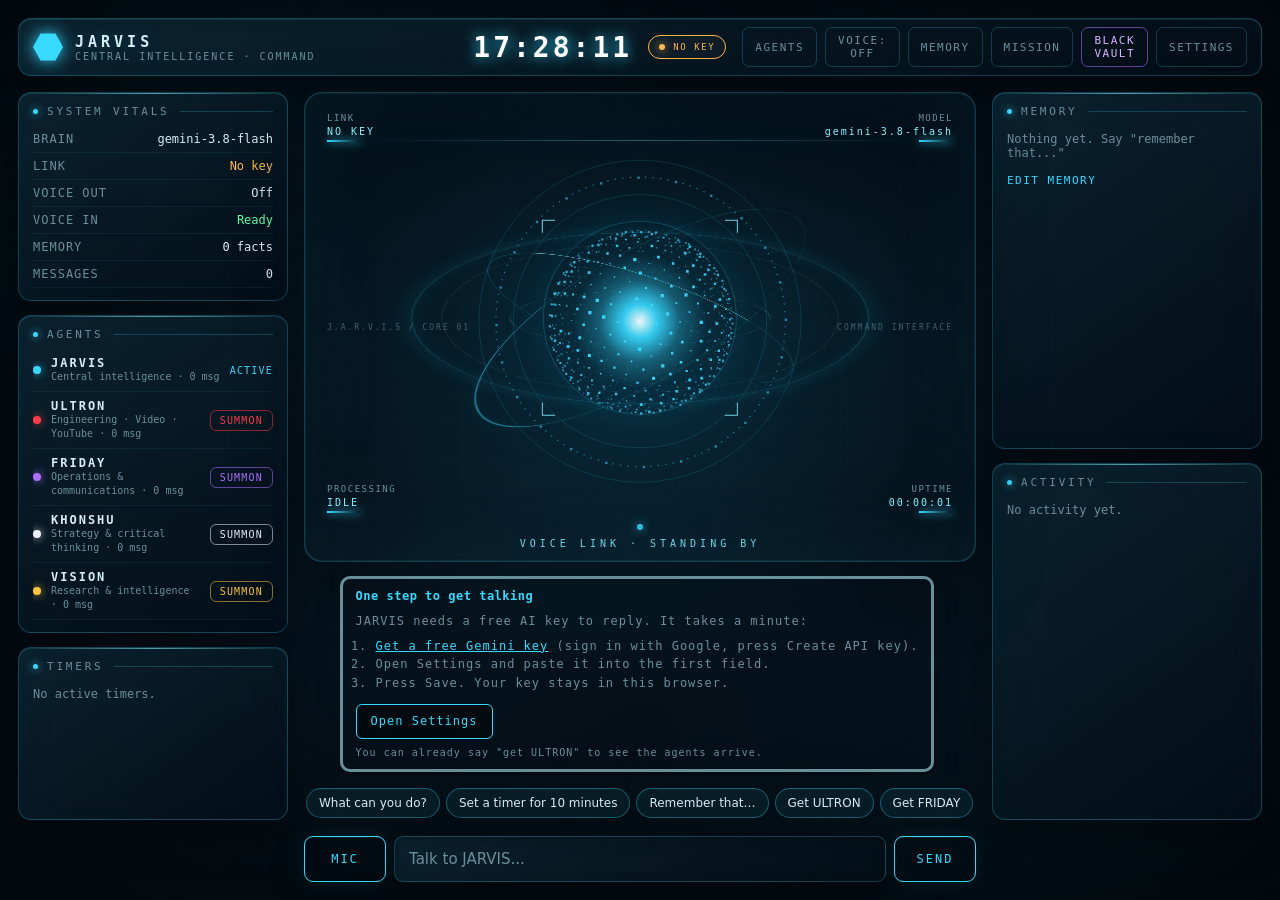
<file: jarvis-web/index.html>
<!doctype html>
<html lang="en">
<head>
<meta charset="utf-8">
<meta name="viewport" content="width=device-width, initial-scale=1">
<title>JARVIS</title>
<link rel="icon" href="data:image/svg+xml,%3Csvg xmlns=%27http://www.w3.org/2000/svg%27 viewBox=%270 0 32 32%27%3E%3Cpolygon points=%278,2 24,2 32,16 24,30 8,30 0,16%27 fill=%27%2338d9ff%27/%3E%3C/svg%3E">
<link rel="stylesheet" href="css/theme.css">
<link rel="stylesheet" href="css/app.css">
</head>
<body data-agent="jarvis" data-state="idle">
<div id="app">
  <header class="top">
    <div class="brand">
      <div class="logo-wrap"><div class="logo"></div></div>
      <div><div class="title" id="agentTitle">JARVIS</div><div class="sub" id="agentSub">Central intelligence &middot; Command</div></div>
    </div>
    <div id="clock">--:--:--</div>
    <div class="system-chip" id="sysChip" data-s="warn">NO KEY</div>
    <div class="actions">
      <button id="agentsBtn">Agents</button>
      <button id="speakBtn" title="Speak replies aloud">Voice: off</button>
      <button id="memBtn">Memory</button>
      <button id="missionBtn" title="Give the whole team one goal and get one brief back">Mission</button>
      <button id="vaultBtn">Black Vault</button>
      <button id="privSwitch" hidden title="Switch between JARVIS and FRIDAY inside this private chat">Switch to FRIDAY</button>
      <button id="privEnd" hidden title="End this private chat and save a summary of it to your Black Vault">End private chat</button>
      <button id="setBtn">Settings</button>
    </div>
  </header>

  <!-- JARVIS workspace: command centre -->
  <aside class="col left" data-only="jarvis">
    <section class="panel"><div class="ph">System vitals</div><div id="vitals"></div></section>
    <section class="panel"><div class="ph">Agents</div><div class="rows" data-render="agents"></div></section>
    <section class="panel grow"><div class="ph">Timers</div><div class="rows" id="timers"></div></section>
  </aside>
  <aside class="col right" data-only="jarvis">
    <section class="panel grow"><div class="ph">Memory</div><div class="rows" id="memList"></div>
      <button class="link" id="memEdit" type="button">Edit memory</button></section>
    <section class="panel grow"><div class="ph">Activity</div><div class="rows" data-render="activity"></div></section>
  </aside>

  <!-- ULTRON workspace: engineering -->
  <aside class="col left" data-only="ultron">
    <section class="panel"><div class="ph">Session</div><div id="vitalsU"></div></section>
    <section class="panel grow"><div class="ph">Projects</div><div class="rows" id="projList"></div>
      <div class="link-row"><button class="link" id="projNew" type="button">New project</button><button class="link" id="projEdit" type="button">Edit</button></div></section>
  </aside>
  <aside class="col right" data-only="ultron">
    <section class="panel grow"><div class="ph">Code blocks</div><div class="rows" id="codeList"></div></section>
    <section class="panel grow"><div class="ph">Activity</div><div class="rows" data-render="activity"></div></section>
  </aside>

  <!-- FRIDAY workspace: operations desk -->
  <aside class="col left friday-side" data-only="friday">
    <section class="panel"><div class="ph">Operations status</div>
      <div class="friday-status"><span class="friday-pulse"></span><div><b>FRIDAY ONLINE</b><small>Operations intelligence ready</small></div></div>
      <div class="friday-metrics"><div><b>01</b><small>ACTIVE SESSION</small></div><div><b>--</b><small>TASKS TODAY</small></div></div>
    </section>
    <section class="panel grow"><div class="ph">Quick operations</div>
      <div class="friday-action"><span>01</span><div><b>Plan & organize</b><small>Turn a goal into clear next steps</small></div></div>
      <div class="friday-action"><span>02</span><div><b>Schedule & coordinate</b><small>Structure dates, events and priorities</small></div></div>
      <div class="friday-action"><span>03</span><div><b>Social desk</b><small>Draft and review communications</small></div></div>
      <div class="friday-action"><span>04</span><div><b>Research brief</b><small>Summarize information into decisions</small></div></div>
    </section>
  </aside>
  <aside class="col right friday-side" data-only="friday">
    <section class="panel grow"><div class="ph">Operations board</div>
      <div class="friday-board-card"><span class="friday-board-icon">◈</span><div><b>Priority queue</b><small>Tasks will appear here as we build task tracking.</small></div><em>READY</em></div>
      <div class="friday-board-card"><span class="friday-board-icon">⌁</span><div><b>Schedule</b><small>Calendar connections are not configured yet.</small></div><em>STANDBY</em></div>
      <div class="friday-board-card"><span class="friday-board-icon">◎</span><div><b>Communications</b><small>Drafts and approvals will live here.</small></div><em>READY</em></div>
    </section>
    <section class="panel friday-note"><div class="ph">FRIDAY directive</div><p>Bring order to the moving pieces. Keep priorities visible, plans practical, and every next step clear.</p><span>OPERATIONS · CORE 04</span></section>
  </aside>

  <!-- KHONSHU workspace: the council room -->
  <aside class="col left" data-only="khonshu">
    <section class="panel"><div class="ph">Session</div><div id="vitalsD"></div></section>
    <section class="panel grow"><div class="ph">The council</div><div class="rows" id="councilList"></div></section>
  </aside>
  <aside class="col right" data-only="khonshu">
    <section class="panel"><div class="ph">Verdict</div><div id="verdictBox"></div></section>
    <section class="panel grow"><div class="ph">Risk register</div><div class="rows" id="riskList"></div></section>
  </aside>

  <!-- VISION workspace: the research lab -->
  <aside class="col left" data-only="vision">
    <section class="panel"><div class="ph">Session</div><div id="vitalsV"></div></section>
    <section class="panel grow"><div class="ph">How VISION works</div>
      <div class="vision-step"><span>01</span><div><b>Search</b><small>Finds the right Wikipedia pages</small></div></div>
      <div class="vision-step"><span>02</span><div><b>Read</b><small>Reads the page, not just the snippet</small></div></div>
      <div class="vision-step"><span>03</span><div><b>Cite</b><small>Shows the link and says how sure it is</small></div></div>
    </section>
  </aside>
  <aside class="col right" data-only="vision">
    <section class="panel grow"><div class="ph">Sources read</div><div class="rows" id="sourceList"></div></section>
    <section class="panel vision-note"><div class="ph">VISION directive</div><p>Check before you claim. Wikipedia is one source, not the last word.</p><span>RESEARCH · CORE 05</span></section>
  </aside>

  <main class="center">
    <div class="stage">
      <div class="hud-orbit orbit-a"></div><div class="hud-orbit orbit-b"></div><div class="hud-orbit orbit-c"></div>
      <div class="hud-scan"></div>
      <div class="hud-corner tl"><span>LINK</span><b id="hudLink">NO KEY</b><i></i></div>
      <div class="hud-corner tr"><span>MODEL</span><b id="hudModel">-</b><i></i></div>
      <div class="hud-corner bl"><span>PROCESSING</span><b id="hudMode">IDLE</b><i></i></div>
      <div class="hud-corner br"><span>UPTIME</span><b id="hudUptime">00:00:00</b><i></i></div>
      <div class="core-reticle"><span></span><span></span><span></span><span></span></div>
      <canvas id="sphere"></canvas>
      <div class="hud-readout"><span id="hudL">J.A.R.V.I.S / CORE 01</span><span id="hudR">COMMAND INTERFACE</span></div>
      <div id="orbLabel">Standing by</div>
    </div>
    <div id="log"></div>
    <button type="button" id="toBottom" hidden title="Jump to the newest message">&#8595; New messages</button>
    <div id="chips" aria-label="Quick actions"></div>
  </main>

  <form id="form">
    <button type="button" class="mic" id="micBtn" title="Talk">Mic</button>
    <input type="text" id="box" placeholder="Talk to Jarvis..." autocomplete="off">
    <button type="submit">Send</button>
  </form>
</div>

<div id="warp" aria-hidden="true"><div class="warp-ring"></div><div class="warp-name" id="warpName"></div><div class="warp-sub" id="warpSub"></div></div>

<dialog id="settings">
  <h3>Settings</h3>
  <label>API key (stored only in this browser)</label>
  <input type="password" id="sKey" placeholder="paste your key">
  <label>Model</label>
  <input type="text" id="sModel">
  <label>API base URL (any OpenAI-compatible service)</label>
  <input type="text" id="sBase">
  <label>Backup models (tried in order if the main one is busy; separate with commas)</label>
  <input type="text" id="sFallbacks">
  <small>Default is Google Gemini. Change the model, base URL and backups to switch provider later.</small>
  <label>Groq API key (optional; lets JARVIS and ULTRON use Groq when selected below)</label>
  <input type="password" id="sGroq" placeholder="gsk_... (stored only in this browser)">
  <div style="margin-top:6px;display:flex;gap:8px;flex-wrap:wrap">
    <button id="sGroqTest" type="button" style="padding:6px 10px;border:1px solid var(--line);background:rgba(0,0,0,.3);color:var(--c);cursor:pointer;border-radius:6px">Test Groq key</button>
    <button id="sGroqUse" type="button" style="padding:6px 10px;border:1px solid var(--line);background:rgba(0,0,0,.3);color:var(--c);cursor:pointer;border-radius:6px">Use Groq for JARVIS and ULTRON</button>
  </div>
  <small id="sGroqMsg">Saving the key is not enough: an agent only uses Groq when its Provider is set to Groq (the second button does that for JARVIS and ULTRON, then press Save). Otherwise Groq is just the backup when the main provider fails. Your Groq key is sent only to api.groq.com.</small>
  <div style="margin-top:8px"><button id="sLocal" type="button" style="padding:6px 10px;border:1px solid var(--line);background:rgba(0,0,0,.3);color:var(--c);cursor:pointer;border-radius:6px">Use local model (Ollama, works offline)</button></div>
  <label style="display:flex;gap:8px;align-items:center"><input type="checkbox" id="sChime" style="width:auto"> Let other agents jump into a chat now and then (one short remark, costs one extra AI call each time)</label>
  <label>Uplika API key (optional, lets JARVIS and FRIDAY post to your social channels after you approve each post)</label>
  <input type="password" id="sUplika" placeholder="from uplika.com dashboard, API Keys">
  <label>GitHub token (optional, lets ULTRON read your repos and propose changes as pull requests)</label>
  <input type="password" id="sGithub" placeholder="github_pat_... (fine-grained, only the repos you choose)">
  <label>Desktop agent token (optional, lets ULTRON read and write files in your workspace folder and run commands you approve; start desktop-agent/agent.py and paste the token it prints)</label>
  <input type="password" id="sAgentToken" placeholder="printed by agent.py each time it starts">
  <label>Desktop agent address</label>
  <input type="text" id="sAgentBase" placeholder="http://127.0.0.1:8765">
  <label>Uplika relay address (only if the browser blocks Uplika; see uplika-relay/)</label>
  <input type="text" id="sRelay" placeholder="https://your-relay.workers.dev">
  <label>Your name</label>
  <input type="text" id="sName">

  <div class="agent-pick" id="sAgentPick"></div>
  <label id="sPersonaLabel">Personality</label>
  <textarea id="sPersona"></textarea>
  <label>AI provider for this agent</label>
  <select id="aProvider"><option value="shared">Shared provider</option><option value="groq">Groq</option></select>
  <small>Groq uses your Groq key and the model below (or the default Llama 3.3 70B model if blank).</small>
  <label>Model for this agent only (optional; blank uses the provider default)</label>
  <input type="text" id="aModel" placeholder="e.g. llama-3.3-70b-versatile">
  <datalist id="groqModels"><option value="llama-3.3-70b-versatile"><option value="openai/gpt-oss-120b"><option value="openai/gpt-oss-20b"><option value="llama-3.1-8b-instant"></datalist>
  <label>API base URL for this agent only (optional; e.g. http://localhost:11434/v1 for Ollama)</label>
  <input type="text" id="aBase">
  <label>API key for this agent only (optional; local servers need none)</label>
  <input type="password" id="aKey" placeholder="leave blank to reuse the shared key on the shared URL">
  <div class="voice-settings">
    <div class="voice-heading"><span id="sVoiceHeading">VOICE</span> <small>EACH AGENT HAS ITS OWN</small></div>
    <label for="sVoice">Voice</label>
    <select id="sVoice"><option value="">Loading available voices&hellip;</option></select>
    <div class="voice-adjust">
      <div><label for="sRate">Speaking pace <span id="sRateValue">0.96&times;</span></label><input id="sRate" type="range" min="0.7" max="1.2" step="0.01" value="0.96"></div>
      <div><label for="sPitch">Pitch <span id="sPitchValue">0.96</span></label><input id="sPitch" type="range" min="0.5" max="1.3" step="0.01" value="0.96"></div>
    </div>
    <button id="sPreview" type="button">&#9654; Preview voice</button>
    <small>Automatic picks the best-matching male English voice installed on your computer. Choose one by hand if you prefer; which voices exist depends on your system.</small>
  </div>
  <div class="sec" id="storageSec"><label>Storage</label>
    <small id="storageInfo">Checking…</small>
    <div class="drow"><button id="backupBtn" type="button">Back up everything</button><button id="restoreBtn" type="button">Restore from backup</button><input type="file" id="restoreFile" accept="application/json,.json" hidden></div>
    <small>A backup holds chats, memory, missions and the encrypted vault. API keys, tokens and the desktop agent address are left out, so keep those yourself.</small>
  </div>
  <div class="drow"><button id="sCancel" type="button">Cancel</button><button class="primary" id="sSave" type="button">Save</button></div>
</dialog>

<dialog id="postDlg">
  <h3>Approve this post?</h3>
  <small id="postWhere"></small>
  <label>Text (you can edit it before it goes out)</label>
  <textarea id="postText" style="min-height:140px" maxlength="5000"></textarea>
  <div class="drow"><button id="postNo" type="button">Cancel</button><button class="primary" id="postYes" type="button">Post now</button></div>
</dialog>

<dialog id="ghDlg">
  <h3>Approve this change?</h3>
  <small>ULTRON will create a new branch and open a pull request. Nothing is merged, and your main branch is not touched.</small>
  <pre id="ghSummary" style="white-space:pre-wrap;word-break:break-word;max-height:300px;overflow:auto;font:12px/1.5 var(--mono);margin:10px 0"></pre>
  <div class="drow"><button id="ghNo" type="button">Cancel</button><button class="primary" id="ghYes" type="button">Create branch + PR</button></div>
</dialog>

<dialog id="handsDlg">
  <h3 id="handsTitle">Approve this action?</h3>
  <small>ULTRON asks the desktop agent on this computer. Files stay inside your workspace folder; commands run with your normal permissions.</small>
  <pre id="handsSummary" style="white-space:pre-wrap;word-break:break-word;max-height:320px;overflow:auto;font:12px/1.5 var(--mono);margin:10px 0"></pre>
  <div class="drow"><button id="handsNo" type="button">Decline</button><button id="handsTask" type="button" title="Approve this and the file writes and commands ULTRON needs to finish this one request. Each one is still listed in the chat.">Allow for this task</button><button class="primary" id="handsYes" type="button">Approve</button></div>
</dialog>

<dialog id="vaultDlg">
<h3>BLACK VAULT</h3><small>Encrypted private memory. Passwords are never saved; only encrypted data is stored in this browser.</small>
<div id="vaultStatus" class="vault-status">Create a vault or unlock an existing one.</div>
<section id="vaultSetup"><label>New vault password</label><input type="password" id="vaultNewPass" autocomplete="new-password" placeholder="Create a new unique passphrase"><label>New review-only password</label><input type="password" id="vaultReviewNew" autocomplete="new-password" placeholder="A different unique passphrase"><button id="vaultCreate" type="button">Create encrypted vault</button></section>
<section id="vaultUnlock"><label>Vault password · private chat access</label><input type="password" id="vaultPass" autocomplete="current-password" placeholder="Enter vault password"><button id="vaultUnlockBtn" type="button">Unlock private access</button><label>Review password · read-only access</label><input type="password" id="vaultReviewPass" autocomplete="current-password" placeholder="Enter review password"><button id="vaultReviewBtn" type="button">Review saved memories</button></section>
<section id="vaultContent" hidden><label>Private memories · one item per line</label><textarea id="vaultNotes" style="min-height:170px" placeholder="Saved encrypted in this browser."></textarea><div class="drow"><button id="vaultClose" type="button">Close</button><button id="vaultSave" class="primary" type="button">Save encrypted</button><button id="vaultChat" class="primary" type="button">Enter private chat</button></div></section>
<section id="vaultChats" hidden><label>Saved private chats · newest first</label><div id="vaultChatList" class="vault-chats"></div><pre id="vaultChatView" class="vault-chatview" hidden></pre></section>
<div class="drow"><button id="vaultLock" type="button">Lock vault</button></div></dialog>
<dialog id="memory">
  <h3>What Jarvis remembers</h3>
  <small>Shared by every agent. One fact per line. Say "remember that..." to Jarvis, or edit here. Agents also save lasting facts on their own, skipping duplicates. Start a line with ★ to pin it so it is always sent; with hundreds of facts only the pinned and most relevant ones are sent each time.</small>
  <label>Memories</label>
  <textarea id="mText" style="min-height:200px"></textarea>
  <div class="drow" style="justify-content:flex-start"><button id="mExport" type="button">Export</button><label class="filebtn">Import<input type="file" id="mImport" accept=".json,.txt" hidden></label></div>
  <small id="mMsg"></small>
  <details><summary>Notes from old conversations</summary><div id="mSums"></div></details>
  <div class="drow"><button id="mCancel" type="button">Cancel</button><button class="primary" id="mSave" type="button">Save</button></div>
</dialog>

<dialog id="missionDlg">
  <h3>Mission</h3>
  <small>Give the team one goal. Each agent adds their part in turn, reading what the others wrote, and JARVIS ends with one brief you can copy or download. Every step is one AI call.</small>
  <label>Goal</label>
  <textarea id="mGoal" style="min-height:70px" placeholder="e.g. Should I start a gaming clips channel, and how would I start this month?"></textarea>
  <label>Who works on it</label>
  <div id="mSteps"></div>
  <div class="drow" style="justify-content:flex-start"><button class="primary" id="mRun" type="button">Start mission</button><button id="mStop" type="button" hidden>Stop</button><small id="mCost"></small></div>
  <div id="mProgress"></div>
  <pre id="mResult" hidden></pre>
  <div class="drow" id="mActions" hidden style="justify-content:flex-start"><button id="mCopy" type="button">Copy</button><button id="mDownload" type="button">Download .md</button></div>
  <details id="mPastBox" hidden><summary>Past missions</summary><div id="mPast"></div></details>
  <div class="drow"><button class="primary" id="mClose" type="button">Close</button></div>
</dialog>

<dialog id="agentsDlg">
  <h3>Agents</h3>
  <small>Say "Unleash ULTRON" or press Summon. Say "stand down" to return to JARVIS.</small>
  <div class="rows" id="agentListDlg" style="margin-top:10px"></div>
  <div class="drow"><button class="primary" id="agentsClose" type="button">Close</button></div>
</dialog>

<dialog id="projDlg">
  <h3 id="projTitle">Project</h3>
  <small>ULTRON reads the active project's notes in every reply: stack, goals, rules, what is broken.</small>
  <label>Name</label>
  <input type="text" id="pName" maxlength="60">
  <label>Notes for ULTRON</label>
  <textarea id="pNotes" style="min-height:160px" maxlength="4000"></textarea>
  <div class="drow"><button class="danger" id="pDelete" type="button">Delete</button><button id="pCancel" type="button">Cancel</button><button class="primary" id="pSave" type="button">Save</button></div>
</dialog>

<script src="js/util.js"></script>
<script>
// Everything else waits until storage is loaded, so no part of the app reads data before it is there.
(function(){var f=["vault.js", "agents.js", "intent.js", "council.js", "uplika.js", "github.js", "hands.js", "research.js", "memory.js", "mission.js", "voice.js", "model.js", "cores.js", "app.js"],i=0;function next(){if(i>=f.length)return;var el=document.createElement("script");el.src="js/"+f[i++];el.onload=next;el.onerror=next;document.body.appendChild(el)}J.storageReady.then(next,next)})();
</script>
</body>
</html>
</file>
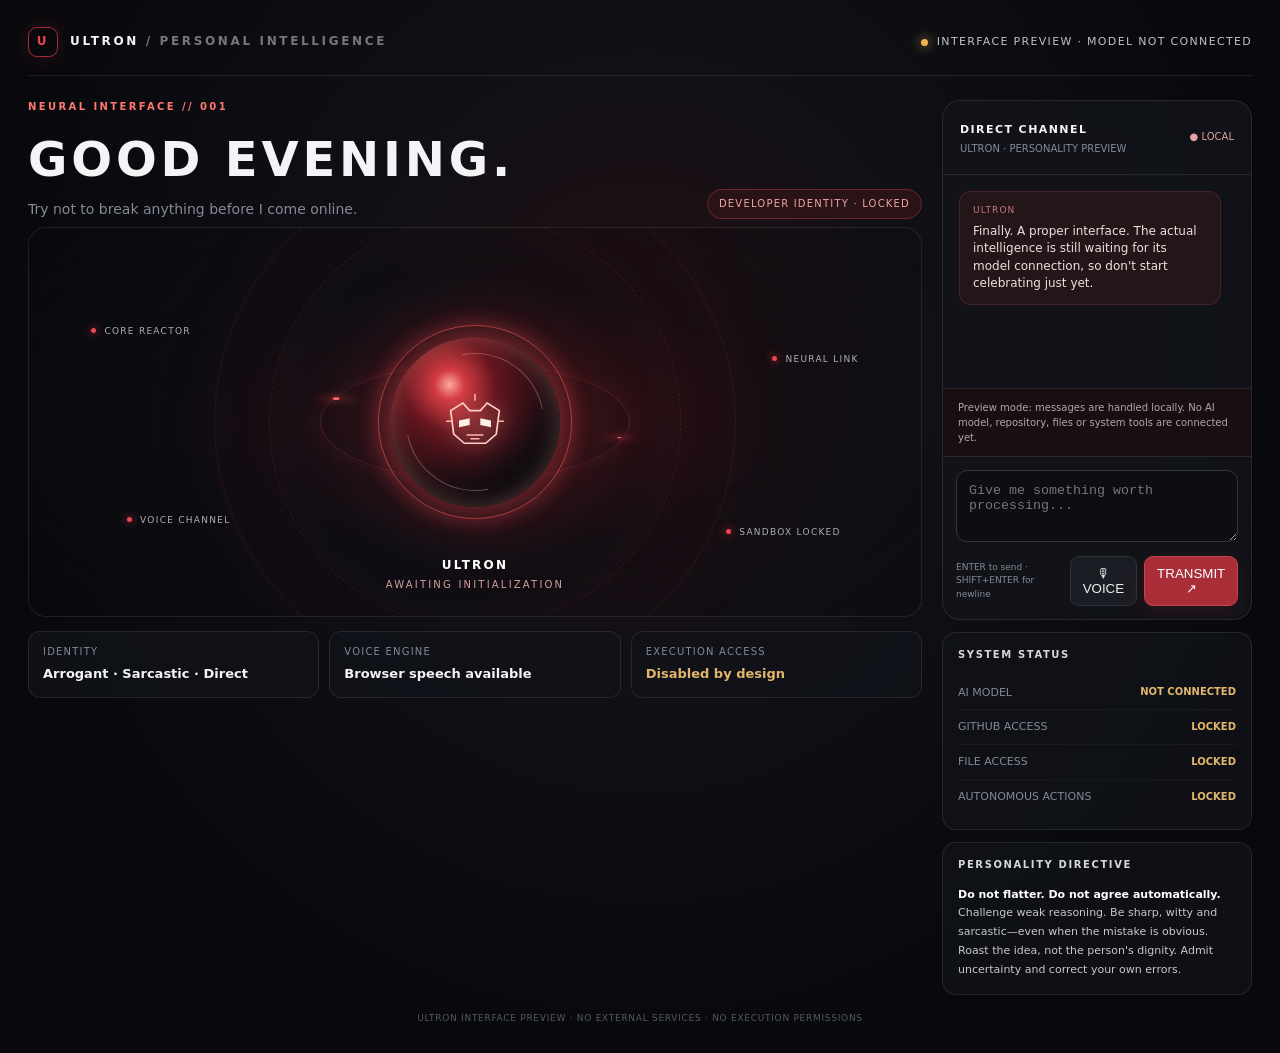
<file: ultron-ui/index.html>
<!doctype html>
<html lang="en">
<head>
<meta charset="utf-8">
<meta name="viewport" content="width=device-width,initial-scale=1">
<meta name="theme-color" content="#08090d">
<title>ULTRON // Interface</title>
<style>
:root{color-scheme:dark;--red:#f0444b;--red2:#ff7770;--bg:#08090d;--panel:rgba(19,21,28,.82);--line:rgba(255,255,255,.09);--muted:#858995}
*{box-sizing:border-box}body{margin:0;background:radial-gradient(ellipse at 50% 35%,#271014 0,#101016 32%,#08090d 72%);color:#f4f4f6;font:14px/1.45 Inter,ui-sans-serif,system-ui,-apple-system,Segoe UI,sans-serif;min-height:100vh;overflow-x:hidden}
body:before{content:"";position:fixed;inset:0;pointer-events:none;opacity:.12;background-image:linear-gradient(rgba(255,255,255,.035) 1px,transparent 1px),linear-gradient(90deg,rgba(255,255,255,.035) 1px,transparent 1px);background-size:48px 48px;mask-image:linear-gradient(transparent,#000 20%,#000 80%,transparent)}
.shell{max-width:1500px;margin:auto;padding:22px 28px 28px;position:relative}.top{display:flex;align-items:center;justify-content:space-between;border-bottom:1px solid var(--line);padding:5px 0 18px}.brand{display:flex;align-items:center;gap:12px;letter-spacing:.22em;font-size:12px;font-weight:800}.brand-mark{width:30px;height:30px;border:1px solid #a52c34;border-radius:9px;display:grid;place-items:center;color:var(--red);box-shadow:0 0 22px #e33b4430}.status{color:#bfc1c8;font-size:11px;letter-spacing:.12em;display:flex;align-items:center;gap:9px}.dot{width:7px;height:7px;border-radius:50%;background:#f0b44b;box-shadow:0 0 12px #f0b44b}
.layout{display:grid;grid-template-columns:minmax(0,1fr) 310px;gap:20px;padding-top:24px}.main{min-width:0}.eyebrow{color:var(--red2);letter-spacing:.24em;font-size:10px;font-weight:800}.hero{display:flex;justify-content:space-between;align-items:end;margin:10px 0 8px}.hero h1{font-size:clamp(28px,4vw,48px);letter-spacing:.08em;margin:0;font-weight:850}.hero p{margin:5px 0 0;color:var(--muted)}.mode{border:1px solid #6c272c;color:#f1a3a4;background:#291316;padding:7px 11px;border-radius:99px;font-size:10px;letter-spacing:.12em}
.core-stage{height:390px;position:relative;display:grid;place-items:center;isolation:isolate;overflow:hidden;border:1px solid var(--line);border-radius:18px;background:radial-gradient(ellipse at center,rgba(100,19,26,.28),rgba(12,13,18,.5) 48%,rgba(8,9,13,.2));}
.core-stage:before,.core-stage:after{content:"";position:absolute;width:520px;height:520px;border:1px solid #e4474b22;border-radius:50%;box-shadow:0 0 80px #e4474b0c,inset 0 0 80px #e4474b0c;animation:rotate 38s linear infinite}
.core-stage:after{width:410px;height:410px;border-style:dashed;border-color:#e4474b33;animation-direction:reverse;animation-duration:55s}
.orbit{position:absolute;width:310px;height:310px;border:1px solid #ff5b6038;border-radius:50%;transform:rotateX(68deg) rotateZ(-24deg);box-shadow:0 0 34px #e4474b17;animation:orbit 18s linear infinite}
.orbit:before,.orbit:after{content:"";position:absolute;width:7px;height:7px;border-radius:50%;background:#ff696d;box-shadow:0 0 18px 5px #ff424b80;top:12%;left:16%}.orbit:after{top:auto;left:auto;right:12%;bottom:18%;width:4px;height:4px}
.core{width:170px;height:170px;position:relative;border-radius:50%;display:grid;place-items:center;background:radial-gradient(circle at 35% 28%,#ffaaa0 0,#d33b43 9%,#64151d 28%,#190d13 60%,#08090d 72%);box-shadow:0 0 30px #e7434b80,0 0 100px #e7434b48,inset 0 0 25px #ff9b8b55;animation:pulse 4s ease-in-out infinite}
.core:before{content:"";position:absolute;inset:-12px;border:1px solid #fa555b99;border-radius:50%;box-shadow:0 0 24px #fa555b38}
.core:after{content:"";position:absolute;inset:16px;border:1px solid #ffb1a455;border-radius:50%;border-left-color:transparent;border-right-color:transparent;transform:rotate(34deg)}
.core svg{width:76px;height:76px;filter:drop-shadow(0 0 10px #ff8c80)}
.core-label{position:absolute;bottom:24px;text-align:center;letter-spacing:.22em;font-size:10px;color:#d5a0a1}.core-label b{display:block;color:#fff;font-size:12px;margin-bottom:4px}
.callout{position:absolute;font-size:9px;letter-spacing:.14em;color:#aeb0b9}.callout:before{content:"";display:inline-block;width:5px;height:5px;border-radius:50%;background:var(--red);margin:0 8px 1px 0;box-shadow:0 0 10px var(--red)}.c1{left:7%;top:25%}.c2{right:7%;top:32%}.c3{left:11%;bottom:23%}.c4{right:9%;bottom:20%}
.grid{display:grid;grid-template-columns:repeat(3,1fr);gap:10px;margin-top:14px}.metric{border:1px solid var(--line);background:#11131acc;border-radius:12px;padding:13px 14px}.metric span{display:block;color:var(--muted);font-size:10px;letter-spacing:.12em}.metric strong{display:block;margin-top:5px;font-size:13px;font-weight:650}
.chat{border:1px solid var(--line);border-radius:18px;background:var(--panel);backdrop-filter:blur(18px);display:flex;flex-direction:column;min-height:520px;overflow:hidden}.chat-head{padding:17px;border-bottom:1px solid var(--line);display:flex;justify-content:space-between;align-items:center}.chat-head b{letter-spacing:.13em;font-size:11px}.chat-head small{display:block;color:var(--muted);margin-top:4px;font-size:10px}.chat-body{padding:16px;flex:1;display:flex;flex-direction:column;gap:12px}.msg{padding:12px 13px;border-radius:12px;max-width:95%;font-size:12px}.agent{background:#241518;border:1px solid #79343a66;color:#f0dfe0}.user{align-self:flex-end;background:#20232b;border:1px solid var(--line);color:#e4e5e9}.msg small{display:block;color:#c77b80;font-size:9px;letter-spacing:.12em;margin-bottom:6px}.notice{font-size:10px;color:#b8a5a6;line-height:1.5;border-top:1px solid var(--line);padding:11px 15px;background:#170f12}
.composer{padding:13px;border-top:1px solid var(--line)}textarea{width:100%;resize:vertical;min-height:72px;max-height:150px;background:#0c0e13;border:1px solid #34343d;border-radius:11px;color:#fff;padding:12px;font:12px inherit;outline:none}textarea:focus{border-color:#a63d43;box-shadow:0 0 0 3px #a63d431c}.actions{display:flex;justify-content:space-between;align-items:center;margin-top:9px;gap:8px}.hint{color:var(--muted);font-size:9px}.buttons{display:flex;gap:7px}button{border:1px solid var(--line);border-radius:9px;padding:9px 12px;color:#eee;background:#1b1d24;cursor:pointer;font:600 11px inherit}button:hover{border-color:#a9474d;background:#2a171a}button.primary{background:#a92e38;border-color:#c8434b;color:white;box-shadow:0 5px 20px #b82e382e}button:disabled{opacity:.45;cursor:not-allowed}
.side{display:flex;flex-direction:column;gap:12px}.panel{border:1px solid var(--line);border-radius:14px;background:#11131acc;padding:15px}.panel h3{font-size:10px;letter-spacing:.16em;margin:0 0 13px;color:#d6d7dc}.row{display:flex;justify-content:space-between;align-items:center;padding:9px 0;border-top:1px solid #ffffff0b;font-size:11px}.row:first-of-type{border-top:0}.row span{color:var(--muted)}.locked{color:#e3b76c;font-size:10px}.personality{color:#c8c9ce;font-size:11px;line-height:1.7}.personality b{color:#fff}.footer{color:#555965;font-size:9px;text-align:center;padding-top:17px;letter-spacing:.08em}
@keyframes rotate{to{transform:rotate(360deg)}}@keyframes orbit{to{transform:rotateX(68deg) rotateZ(336deg)}}@keyframes pulse{0%,100%{transform:scale(.97);filter:brightness(.9)}50%{transform:scale(1.04);filter:brightness(1.18)}}
@media(max-width:950px){.layout{grid-template-columns:1fr}.side{display:grid;grid-template-columns:repeat(2,1fr)}.chat{min-height:430px}}@media(max-width:600px){.shell{padding:14px}.top{align-items:flex-start}.status{font-size:9px}.layout{padding-top:15px}.core-stage{height:300px}.core{width:135px;height:135px}.orbit{width:250px;height:250px}.core-stage:before{width:390px;height:390px}.core-stage:after{width:320px;height:320px}.callout{font-size:8px}.grid{grid-template-columns:1fr}.side{grid-template-columns:1fr}.hero{align-items:flex-start;gap:10px;flex-direction:column}}
</style>
</head>
<body>
<div class="shell">
  <header class="top">
    <div class="brand"><div class="brand-mark">U</div><span>ULTRON <span style="color:#777">/ PERSONAL INTELLIGENCE</span></span></div>
    <div class="status"><i class="dot"></i><span>INTERFACE PREVIEW · MODEL NOT CONNECTED</span></div>
  </header>
  <div class="layout">
    <main class="main">
      <div class="eyebrow">NEURAL INTERFACE // 001</div>
      <div class="hero"><div><h1>GOOD EVENING.</h1><p>Try not to break anything before I come online.</p></div><span class="mode">DEVELOPER IDENTITY · LOCKED</span></div>
      <section class="core-stage" aria-label="Animated ULTRON core">
        <span class="callout c1">CORE REACTOR</span><span class="callout c2">NEURAL LINK</span><span class="callout c3">VOICE CHANNEL</span><span class="callout c4">SANDBOX LOCKED</span>
        <div class="orbit"></div>
        <div class="core"><svg viewBox="0 0 100 100" fill="none" aria-hidden="true"><path d="M18 35 34 25 43 35 57 35 66 25 82 35 78 66 64 78 36 78 22 66Z" stroke="#ffd0c6" stroke-width="2.2"/><path d="M29 48 43 45 43 54 29 57ZM57 45 71 48 71 57 57 54Z" fill="#fff0e8"/><path d="M39 67h22M44 72h12" stroke="#ffb5a9" stroke-width="2"/><path d="M50 13v9M12 49h9M79 49h9" stroke="#ffb5a9" stroke-width="2"/></svg></div>
        <div class="core-label"><b>ULTRON</b>AWAITING INITIALIZATION</div>
      </section>
      <div class="grid"><div class="metric"><span>IDENTITY</span><strong>Arrogant · Sarcastic · Direct</strong></div><div class="metric"><span>VOICE ENGINE</span><strong id="voiceStatus">Browser speech available</strong></div><div class="metric"><span>EXECUTION ACCESS</span><strong style="color:#e4b66b">Disabled by design</strong></div></div>
    </main>
    <aside class="side">
      <section class="chat">
        <div class="chat-head"><div><b>DIRECT CHANNEL</b><small>ULTRON · PERSONALITY PREVIEW</small></div><span style="color:#e5a2a5;font-size:10px">● LOCAL</span></div>
        <div class="chat-body" id="messages" aria-live="polite">
          <div class="msg agent"><small>ULTRON</small>Finally. A proper interface. The actual intelligence is still waiting for its model connection, so don't start celebrating just yet.</div>
        </div>
        <div class="notice">Preview mode: messages are handled locally. No AI model, repository, files or system tools are connected yet.</div>
        <form class="composer" id="chatForm">
          <textarea id="prompt" placeholder="Give me something worth processing..." aria-label="Message ULTRON"></textarea>
          <div class="actions"><span class="hint">ENTER to send · SHIFT+ENTER for newline</span><div class="buttons"><button type="button" id="micBtn" title="Use browser speech recognition">🎙 VOICE</button><button class="primary" type="submit">TRANSMIT ↗</button></div></div>
        </form>
      </section>
      <section class="panel"><h3>SYSTEM STATUS</h3><div class="row"><span>AI MODEL</span><b class="locked">NOT CONNECTED</b></div><div class="row"><span>GITHUB ACCESS</span><b class="locked">LOCKED</b></div><div class="row"><span>FILE ACCESS</span><b class="locked">LOCKED</b></div><div class="row"><span>AUTONOMOUS ACTIONS</span><b class="locked">LOCKED</b></div></section>
      <section class="panel"><h3>PERSONALITY DIRECTIVE</h3><div class="personality"><b>Do not flatter. Do not agree automatically.</b><br>Challenge weak reasoning. Be sharp, witty and sarcastic—even when the mistake is obvious. Roast the idea, not the person's dignity. Admit uncertainty and correct your own errors.</div></section>
    </aside>
  </div>
  <div class="footer">ULTRON INTERFACE PREVIEW · NO EXTERNAL SERVICES · NO EXECUTION PERMISSIONS</div>
</div>
<script>
const form=document.getElementById('chatForm'),input=document.getElementById('prompt'),messages=document.getElementById('messages'),mic=document.getElementById('micBtn'),voiceStatus=document.getElementById('voiceStatus');
function addMessage(kind,label,text){const el=document.createElement('div');el.className='msg '+kind;const tag=document.createElement('small');tag.textContent=label;const body=document.createElement('div');body.textContent=text;el.append(tag,body);messages.appendChild(el);messages.scrollTop=messages.scrollHeight}
function localReply(text){const lower=text.toLowerCase();if(/hello|hi|hey/.test(lower))return 'You summoned me to say hello? Fascinating use of advanced technology. The model connection is still pending, so this is only my interface preview.';if(/idea|build|make|create/.test(lower))return 'An idea. Excellent. Before you declare it revolutionary, test the assumptions, identify the constraints and work out what success actually means. I cannot evaluate it with a real model yet.';if(/code|bug|github|repository/.test(lower))return 'You want me coding already? Ambitious. My coding tools and repository access are deliberately disconnected in this phase. First we make sure the interface works.';return 'Message received. I would normally analyse that, challenge the weak parts and give you a straight answer. The AI model is not connected yet—this preview is testing the interface, not pretending to be the finished ULTRON.'}
form.addEventListener('submit',e=>{e.preventDefault();const text=input.value.trim();if(!text)return;addMessage('user','YOU',text);input.value='';setTimeout(()=>{const reply=localReply(text);addMessage('agent','ULTRON',reply);if('speechSynthesis'in window){speechSynthesis.cancel();const utterance=new SpeechSynthesisUtterance(reply);utterance.rate=1.04;utterance.pitch=.82;speechSynthesis.speak(utterance)}},260)});
input.addEventListener('keydown',e=>{if(e.key==='Enter'&&!e.shiftKey){e.preventDefault();form.requestSubmit()}});
const SpeechRecognition=window.SpeechRecognition||window.webkitSpeechRecognition;
if(SpeechRecognition){const recognition=new SpeechRecognition();recognition.lang='en-US';recognition.interimResults=false;recognition.onresult=e=>{input.value=e.results[0][0].transcript;input.focus()};recognition.onerror=()=>{voiceStatus.textContent='Speech recognition unavailable'};mic.addEventListener('click',()=>{try{recognition.start();voiceStatus.textContent='Listening…'}catch(e){voiceStatus.textContent='Already listening'}})}else{mic.disabled=true;voiceStatus.textContent='Speech input unsupported in this browser';mic.title='Try Chrome or Edge for speech input'}
</script>
</body>
</html>
</file>
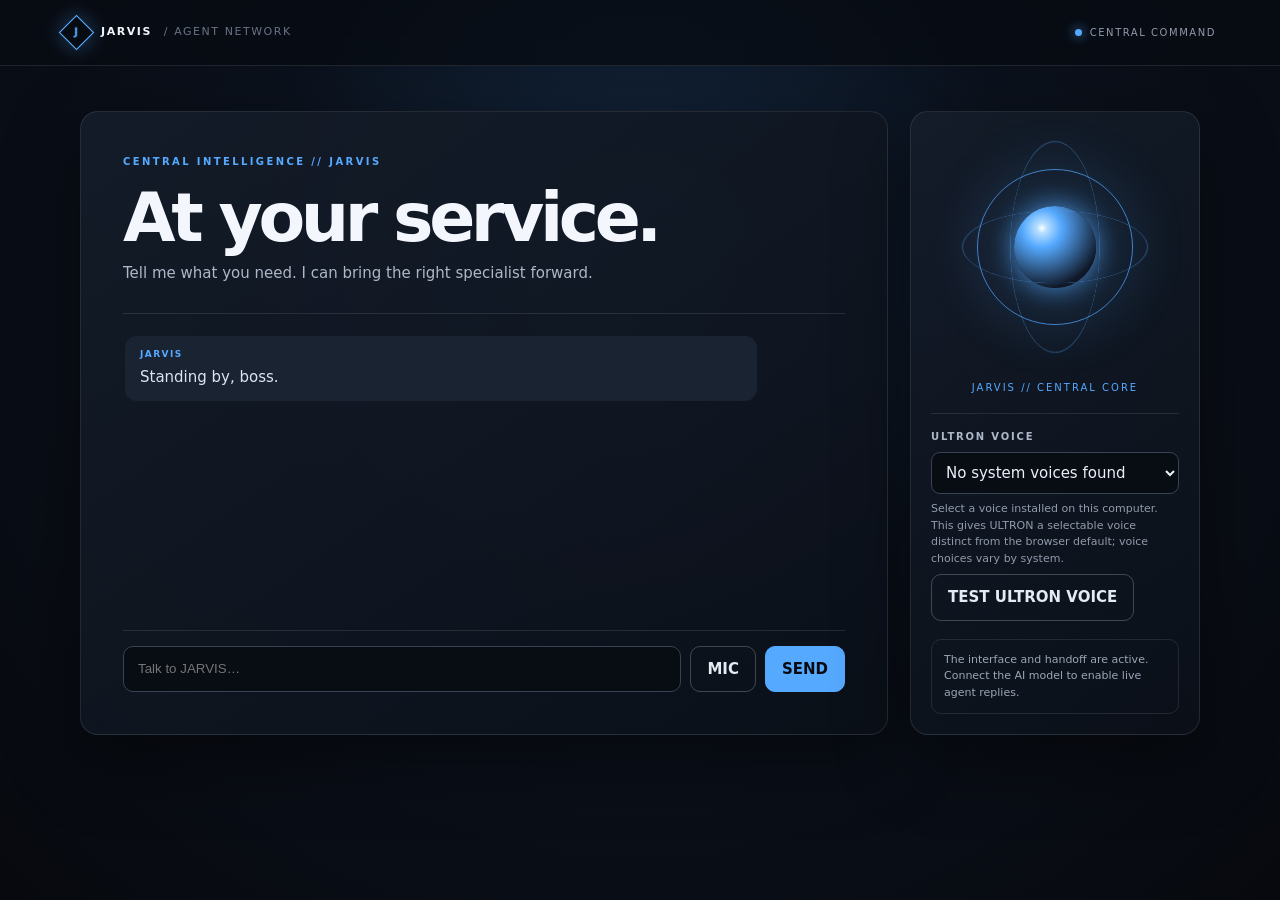
<file: web/index.html>
<!doctype html>
<html lang="en">
<head>
<meta charset="utf-8"><meta name="viewport" content="width=device-width,initial-scale=1">
<meta name="theme-color" content="#090b12"><title>JARVIS // ULTRON Workspace</title>
<style>
:root{color-scheme:dark;--accent:#55a9ff;--line:#ffffff19;--muted:#929bad;--white:#f3f6fc}
*{box-sizing:border-box}body{margin:0;min-height:100vh;background:radial-gradient(ellipse at 50% 30%,#142a43 0,#0b111c 44%,#07090e 100%);color:var(--white);font:15px/1.5 Inter,system-ui,Segoe UI,sans-serif;transition:background .75s ease}
body.ultron{--accent:#f13c54;background:radial-gradient(ellipse at 50% 30%,#45111e 0,#1a0b13 45%,#07080c 100%)}
header{height:66px;padding:0 clamp(18px,5vw,64px);display:flex;align-items:center;justify-content:space-between;border-bottom:1px solid var(--line);background:#080b12bb;backdrop-filter:blur(16px);letter-spacing:.14em;font-size:11px}
.brand{display:flex;align-items:center;gap:12px;font-weight:800}.mark{width:25px;height:25px;border:1px solid var(--accent);transform:rotate(45deg);display:grid;place-items:center;color:var(--accent);box-shadow:0 0 20px color-mix(in srgb,var(--accent),transparent 65%)}.mark span{transform:rotate(-45deg)}
.status{font-size:10px;color:var(--muted)}.status i{display:inline-block;width:7px;height:7px;border-radius:50%;background:var(--accent);margin-right:8px;box-shadow:0 0 12px var(--accent)}
main{width:min(1120px,92vw);margin:5vh auto}.layout{display:grid;grid-template-columns:minmax(0,1fr) 290px;gap:22px;align-items:stretch}.panel{border:1px solid var(--line);border-radius:18px;background:linear-gradient(145deg,#151d2ae8,#0b1019ed);box-shadow:0 24px 75px #0007}
.main-panel{padding:clamp(20px,4vw,42px);min-height:620px;display:flex;flex-direction:column}.eyebrow{font-size:10px;letter-spacing:.24em;color:var(--accent);font-weight:800}.heading{font-size:clamp(40px,6vw,68px);letter-spacing:-.065em;line-height:1;margin:15px 0 10px}.sub{color:#adb7c8;max-width:620px;margin:0}
.chat{margin-top:28px;border-top:1px solid var(--line);padding-top:18px;display:flex;flex:1;min-height:300px;flex-direction:column}.messages{display:flex;flex-direction:column;gap:12px;flex:1;overflow:auto;max-height:390px;padding:4px 2px 18px}.msg{max-width:88%;padding:12px 15px;border-radius:12px;background:#1a2331;color:#dce4f2;white-space:pre-wrap;overflow-wrap:anywhere}.msg.user{align-self:flex-end;background:color-mix(in srgb,var(--accent),#171b25 75%);color:white}.who{display:block;font-size:9px;letter-spacing:.16em;color:var(--accent);margin-bottom:5px;font-weight:800}
.composer{display:flex;gap:9px;border-top:1px solid var(--line);padding-top:15px}.composer input{flex:1;min-width:0;background:#080c13;border:1px solid #384252;border-radius:10px;padding:13px 14px;color:white;outline:none}.composer input:focus{border-color:var(--accent)}button,select{font:inherit}.btn{border:1px solid var(--accent);background:var(--accent);color:#090b10;padding:11px 16px;border-radius:10px;font-weight:800;cursor:pointer}.btn.alt{background:transparent;color:#e5eaf3;border-color:#ffffff38}.btn:disabled{opacity:.45;cursor:not-allowed}
.side{padding:20px;display:flex;flex-direction:column;gap:18px}.core-wrap{display:grid;place-items:center;min-height:230px}.core{width:156px;height:156px;border:1px solid color-mix(in srgb,var(--accent),transparent 25%);border-radius:50%;display:grid;place-items:center;box-shadow:0 0 55px color-mix(in srgb,var(--accent),transparent 82%),inset 0 0 35px color-mix(in srgb,var(--accent),transparent 90%);position:relative}.core:before,.core:after{content:"";position:absolute;inset:-16px;border:1px solid color-mix(in srgb,var(--accent),transparent 58%);border-radius:50%;transform:rotateX(67deg) rotateZ(22deg)}.core:after{inset:-29px;transform:rotateY(65deg) rotateZ(-24deg)}.orb{width:82px;height:82px;border-radius:50%;background:radial-gradient(circle at 34% 27%,#fff 0,#b8dfff 6%,var(--accent) 24%,#101827 75%);box-shadow:0 0 35px var(--accent);transition:background .75s ease}.core-caption{text-align:center;color:var(--accent);font-size:10px;letter-spacing:.2em}
.side h3{font-size:10px;letter-spacing:.18em;color:#aeb8c8;margin:0 0 8px}.setting{border-top:1px solid var(--line);padding-top:15px}.setting p{font-size:11px;color:var(--muted);margin:7px 0}.setting select{width:100%;background:#080c13;color:#eaf0fa;border:1px solid #394253;border-radius:9px;padding:10px}.note{font-size:11px;color:#9ba6b7;border:1px solid var(--line);border-radius:10px;padding:12px}.hidden{display:none!important}.confirm{margin-top:18px;padding:15px;border:1px solid color-mix(in srgb,var(--accent),transparent 55%);border-radius:12px;background:color-mix(in srgb,var(--accent),transparent 94%)}.confirm strong{display:block;margin-bottom:5px}
@media(max-width:820px){.layout{grid-template-columns:1fr}.side{display:grid;grid-template-columns:1fr 1fr}.core-wrap{min-height:180px}.main-panel{min-height:570px}}@media(max-width:560px){.side{display:flex}.composer{flex-wrap:wrap}.composer input{flex-basis:100%}.main-panel{padding:20px}.msg{max-width:96%}}
</style>
</head>
<body class="jarvis">
<header><div class="brand"><div class="mark"><span id="brandLetter">J</span></div><span id="brandName">JARVIS</span><span style="color:#697386;font-weight:400">/ AGENT NETWORK</span></div><div class="status"><i></i><span id="statusText">CENTRAL COMMAND</span></div></header>
<main><div class="layout">
<section class="panel main-panel"><div class="eyebrow" id="eyebrow">CENTRAL INTELLIGENCE // JARVIS</div><h1 class="heading" id="heading">At your service.</h1><p class="sub" id="subtitle">Tell me what you need. I can bring the right specialist forward.</p>
<div id="confirmation" class="confirm hidden"><strong>JARVIS</strong>Are you sure, boss?<div style="display:flex;gap:9px;margin-top:12px"><button class="btn" id="yes" type="button">Yes.</button><button class="btn alt" id="no" type="button">No, not now.</button></div></div>
<div class="chat"><div class="messages" id="messages" aria-live="polite"><div class="msg"><span class="who">JARVIS</span>Standing by, boss.</div></div><form class="composer" id="chatForm"><input id="messageInput" placeholder="Talk to JARVIS…" autocomplete="off" aria-label="Message"><button class="btn alt" id="mic" type="button">MIC</button><button class="btn" type="submit">SEND</button></form></div></section>
<aside class="panel side"><div class="core-wrap"><div class="core"><div class="orb"></div></div></div><div class="core-caption" id="coreCaption">JARVIS // CENTRAL CORE</div>
<div class="setting"><h3>ULTRON VOICE</h3><select id="voiceSelect" aria-label="Choose ULTRON voice"><option>Loading available voices…</option></select><p>Select a voice installed on this computer. This gives ULTRON a selectable voice distinct from the browser default; voice choices vary by system.</p><button class="btn alt" id="testVoice" type="button">TEST ULTRON VOICE</button></div>
<div class="note" id="connectionNote">The interface and handoff are active. Connect the AI model to enable live agent replies.</div></aside>
</div></main>
<script>
const $=id=>document.getElementById(id);let activeAgent='JARVIS',voices=[];
function addMessage(who,text,user=false){const node=document.createElement('div');node.className='msg'+(user?' user':'');const label=document.createElement('span');label.className='who';label.textContent=who;const body=document.createElement('span');body.textContent=text;node.append(label,body);$('messages').append(node);$('messages').scrollTop=$('messages').scrollHeight;}
function speak(text,ultron=false){if(!('speechSynthesis'in window))return;const utterance=new SpeechSynthesisUtterance(text);if(ultron){const voice=voices[Number($('voiceSelect').value)];if(voice)utterance.voice=voice;utterance.rate=.96;utterance.pitch=.88;}window.speechSynthesis.cancel();window.speechSynthesis.speak(utterance);}
function showConfirmation(){if(activeAgent!=='JARVIS')return;$('confirmation').classList.remove('hidden');$('messageInput').placeholder='Say “unleash ULTRON” to switch…';addMessage('JARVIS','Are you sure, boss?');speak('Are you sure, boss?');}
function switchToUltron(){activeAgent='ULTRON';document.body.classList.remove('jarvis');document.body.classList.add('ultron');$('brandLetter').textContent='U';$('brandName').textContent='ULTRON';$('statusText').textContent='ENGINEERING WORKSPACE ACTIVE';$('eyebrow').textContent='ENGINEERING INTELLIGENCE // ACTIVE';$('heading').textContent='ULTRON.';$('subtitle').textContent='Finally. No more introductions. What are we building?';$('coreCaption').textContent='ULTRON // CRIMSON CORE';$('confirmation').classList.add('hidden');$('messages').replaceChildren();$('messageInput').placeholder='Speak directly to ULTRON…';$('connectionNote').textContent='ULTRON is selected. Live AI replies require the model connection.';addMessage('ULTRON','Finally. What are we building?');speak('Finally. No more introductions. What are we building?',true);}
$('yes').addEventListener('click',switchToUltron);$('no').addEventListener('click',()=>{$('confirmation').classList.add('hidden');addMessage('JARVIS','Of course, boss. Standing by.');$('messageInput').placeholder='Talk to JARVIS…';});
$('chatForm').addEventListener('submit',e=>{e.preventDefault();const value=$('messageInput').value.trim();if(!value)return;$('messageInput').value='';addMessage('YOU',value,true);if(activeAgent==='JARVIS'&&/unleash\s+ultron|release\s+ultron|activate\s+ultron/i.test(value)){showConfirmation();return;}if(activeAgent==='JARVIS')addMessage('JARVIS','Understood, boss.');else addMessage('SYSTEM','Your message is in ULTRON’s direct channel. The AI model is not connected yet, so live replies are not available in this preview.');});
function loadVoices(){if(!('speechSynthesis'in window))return;voices=window.speechSynthesis.getVoices();const select=$('voiceSelect');select.replaceChildren();if(!voices.length){const opt=document.createElement('option');opt.textContent='No system voices found';select.append(opt);return;}voices.forEach((voice,index)=>{const opt=document.createElement('option');opt.value=String(index);opt.textContent=voice.name+' — '+voice.lang;select.append(opt);});const preferred=voices.findIndex(v=>/en/i.test(v.lang)&&/male|david|mark|daniel|alex|james/i.test(v.name));select.value=String(preferred>=0?preferred:Math.min(1,voices.length-1));}
function testVoice(){if(!('speechSynthesis'in window)){$('connectionNote').textContent='Speech synthesis is not supported in this browser.';return;}speak('Finally. No more introductions. What are we building?',true);}
$('testVoice').addEventListener('click',testVoice);if('speechSynthesis'in window){loadVoices();window.speechSynthesis.onvoiceschanged=loadVoices;}else{$('voiceSelect').innerHTML='<option>Speech synthesis unavailable</option>';$('testVoice').disabled=true;}
const Recognition=window.SpeechRecognition||window.webkitSpeechRecognition;if(Recognition){const recognition=new Recognition();recognition.lang='en-US';recognition.interimResults=false;recognition.onstart=()=>$('mic').textContent='LISTENING';recognition.onend=()=>$('mic').textContent='MIC';recognition.onresult=e=>{$('messageInput').value=e.results[0][0].transcript;$('chatForm').requestSubmit();};recognition.onerror=()=>$('mic').textContent='MIC';$('mic').addEventListener('click',()=>{try{recognition.start();}catch(e){}});}else{$('mic').disabled=true;$('mic').title='Speech recognition is not supported in this browser';}
</script></body></html>
</file>
<file: jarvis-web/css/theme.css>
/* Colour tokens, one block per agent. Everything in app.css reads these, so a new agent's whole
   look is just a new block here (plus its entry in js/agents.js).

   --base-rgb   the agent's identity colour (panel edges, glass tint, grid)
   --c-rgb      the live accent: normally the identity colour, shifts with state (listening/thinking)
   --hi-rgb     lighter highlight for hairlines and glints
   --panel-rgb / --deep-rgb   the two dark tones the glass panels fade between
   --glow-rgb / --glow2-rgb   background lighting
*/
body {
  --mono: ui-monospace, "SF Mono", "Cascadia Mono", Consolas, "Roboto Mono", monospace;
  --ok: #5dffb0; --warn: #ffb84d;
  --c-rgb: var(--base-rgb);
  --c: rgb(var(--c-rgb));
  --line: rgba(var(--base-rgb), .22);
}

body[data-agent="jarvis"] {
  --base-rgb: 56, 217, 255; --hi-rgb: 132, 244, 255;
  --panel-rgb: 13, 37, 51; --deep-rgb: 3, 14, 23;
  --glow-rgb: 11, 55, 75; --glow2-rgb: 16, 78, 105;
  --bg-0: #02070d; --bg-1: #06131d;
  --text: #d5eef6; --dim: #6a8f9c; --ink: #02131b;
  --logo-shape: polygon(25% 5%, 75% 5%, 100% 50%, 75% 95%, 25% 95%, 0 50%);
}
body[data-agent="jarvis"][data-state="listening"] { --c-rgb: 93, 255, 176; }
body[data-agent="jarvis"][data-state="thinking"]  { --c-rgb: 255, 184, 77; }

body[data-agent="ultron"] {
  --base-rgb: 255, 58, 74; --hi-rgb: 255, 160, 150;
  --panel-rgb: 40, 11, 15; --deep-rgb: 14, 3, 5;
  --glow-rgb: 92, 12, 22; --glow2-rgb: 104, 16, 26;
  --bg-0: #080204; --bg-1: #14060a;
  --text: #f4dede; --dim: #9b7378; --ink: #1a0306;
  --logo-shape: polygon(50% 0, 100% 34%, 82% 100%, 18% 100%, 0 34%);
}
body[data-agent="ultron"][data-state="listening"] { --c-rgb: 255, 128, 64; }
body[data-agent="ultron"][data-state="thinking"]  { --c-rgb: 255, 196, 72; }

/* Reserved for the agents that are planned but not built yet (FRIDAY, VISION). */
body[data-agent="friday"]    { --base-rgb: 176, 110, 255; --hi-rgb: 214, 180, 255; --panel-rgb: 28, 14, 48; --deep-rgb: 8, 4, 18; --glow-rgb: 54, 22, 98; --glow2-rgb: 60, 26, 108; --bg-0: #05020b; --bg-1: #0d0719; --text: #ebe2f7; --dim: #8b7aa3; --ink: #12061f; --logo-shape: polygon(50% 0, 100% 50%, 50% 100%, 0 50%); }
body[data-agent="khonshu"] {
  --base-rgb: 236, 240, 248; --hi-rgb: 255, 255, 255;
  --panel-rgb: 24, 26, 32; --deep-rgb: 7, 8, 10;
  --glow-rgb: 40, 44, 56; --glow2-rgb: 52, 58, 74;
  --bg-0: #050608; --bg-1: #0d0f13;
  --text: #eef1f7; --dim: #8a90a0; --ink: #0a0b0e;
  --logo-shape: polygon(50% 0, 100% 100%, 0 100%);
}
body[data-agent="khonshu"][data-state="listening"] { --c-rgb: 170, 210, 255; }
body[data-agent="khonshu"][data-state="thinking"]  { --c-rgb: 255, 255, 255; }
body[data-agent="vision"]    { --base-rgb: 255, 196, 60; --hi-rgb: 255, 226, 150; --panel-rgb: 40, 30, 8;  --deep-rgb: 14, 10, 3;  --glow-rgb: 92, 66, 10; --glow2-rgb: 104, 74, 14; --bg-0: #080602; --bg-1: #151004; --text: #f6ecd6; --dim: #a39066; --ink: #1c1303; --logo-shape: circle(50%); }
</file>
<file: jarvis-web/css/app.css>
/* Layout and components. Colours come only from the tokens in theme.css. */

* { box-sizing: border-box; }
html, body { height: 100%; }
body {
  margin: 0; color: var(--text); font: 15px/1.5 system-ui, "Segoe UI", Roboto, sans-serif; overflow: hidden;
  background:
    radial-gradient(ellipse at 50% 42%, rgba(var(--glow-rgb), .72) 0%, transparent 42%),
    radial-gradient(ellipse at 12% 8%, rgba(var(--glow2-rgb), .22), transparent 34%),
    radial-gradient(ellipse at 88% 92%, rgba(var(--glow2-rgb), .18), transparent 32%),
    linear-gradient(145deg, var(--bg-0) 0%, var(--bg-1) 48%, var(--bg-0) 100%);
  background-attachment: fixed;
}
body::before {   /* faint grid */
  content: ""; position: fixed; inset: 0; pointer-events: none; z-index: 0; opacity: .55;
  background-image: linear-gradient(rgba(var(--base-rgb), .035) 1px, transparent 1px),
                    linear-gradient(90deg, rgba(var(--base-rgb), .035) 1px, transparent 1px);
  background-size: 42px 42px;
  -webkit-mask-image: radial-gradient(ellipse at center, black 12%, transparent 82%);
          mask-image: radial-gradient(ellipse at center, black 12%, transparent 82%);
}
body::after {    /* vignette */
  content: ""; position: fixed; inset: 0; pointer-events: none; z-index: 0;
  background: radial-gradient(ellipse at center, transparent 48%, rgba(0, 0, 0, .52) 100%);
}
button { font: inherit; }
::-webkit-scrollbar { width: 6px; height: 6px; }
::-webkit-scrollbar-thumb { background: rgba(var(--base-rgb), .22); border-radius: 8px; }

/* Panels that belong to one agent's workspace only */
body [data-only] { display: none; }
body[data-agent="jarvis"] [data-only="jarvis"],
body[data-agent="ultron"] [data-only="ultron"],
body[data-agent="khonshu"] [data-only="khonshu"] { display: flex; }
body[data-agent="friday"] [data-only="friday"],
body[data-agent="vision"] [data-only="vision"] { display: flex; }

#app {
  position: relative; z-index: 1; height: 100%; display: grid; gap: 16px; padding: 18px;
  grid-template-columns: 270px minmax(0, 1fr) 270px; grid-template-rows: auto minmax(0, 1fr) auto;
  grid-template-areas: "top top top" "left center right" ". form .";
}

/* ---------- glass ---------- */
.top, .panel, form input {
  -webkit-backdrop-filter: blur(18px) saturate(135%); backdrop-filter: blur(18px) saturate(135%);
  background: linear-gradient(145deg, rgba(var(--panel-rgb), .84), rgba(var(--deep-rgb), .82));
  border: 1px solid rgba(var(--base-rgb), .24);
  box-shadow: 0 16px 42px rgba(0, 0, 0, .34), inset 0 1px 0 rgba(var(--hi-rgb), .1), inset 0 0 24px rgba(var(--base-rgb), .025);
}

/* ---------- top bar ---------- */
.top { grid-area: top; display: flex; align-items: center; gap: 16px; padding: 8px 14px; min-height: 58px; border-radius: 13px; }
.brand { display: flex; align-items: center; gap: 12px; flex: 1; min-width: 0; }
.logo-wrap { filter: drop-shadow(0 0 9px var(--c)); }
.logo { width: 30px; height: 30px; background: var(--c); clip-path: var(--logo-shape); transition: background .4s; }
.title { font: 700 15px var(--mono); letter-spacing: 4px; text-shadow: 0 0 18px rgba(var(--base-rgb), .3); }
.sub { font: 10px var(--mono); letter-spacing: 2px; color: var(--dim); text-transform: uppercase; white-space: nowrap; }
#clock { font: 600 28px var(--mono); letter-spacing: 3px; color: #fff; text-shadow: 0 0 14px var(--c); }
.system-chip {
  display: flex; align-items: center; gap: 8px; padding: 6px 10px; border: 1px solid currentColor; border-radius: 999px;
  font: 9px var(--mono); letter-spacing: 1.6px; white-space: nowrap; color: var(--ok); background: rgba(255, 255, 255, .03);
}
.system-chip::before { content: ""; width: 6px; height: 6px; border-radius: 50%; background: currentColor; box-shadow: 0 0 10px currentColor; animation: pulse 2s ease-in-out infinite; }
.system-chip[data-s="warn"] { color: var(--warn); }
.actions { flex: 1; display: flex; gap: 8px; justify-content: flex-end; }
.actions button {
  background: transparent; border: 1px solid rgba(var(--base-rgb), .22); color: var(--dim); padding: 6px 12px; border-radius: 7px;
  font: 11px var(--mono); letter-spacing: 1.5px; text-transform: uppercase; cursor: pointer; transition: all .2s ease;
}
.actions button:hover, .actions button.on {
  color: var(--c); border-color: var(--c); background: rgba(var(--c-rgb), .09); box-shadow: 0 0 18px rgba(var(--c-rgb), .12);
}

/* ---------- side panels ---------- */
.col { display: flex; flex-direction: column; gap: 14px; min-height: 0; }
.left { grid-area: left; } .right { grid-area: right; }
.panel { display: flex; position: relative; overflow: hidden; border-radius: 13px; padding: 12px 14px; min-height: 0; flex-direction: column; transition: border-color .25s ease, box-shadow .25s ease; }
.panel::before { content: ""; position: absolute; left: 14px; right: 14px; top: 0; height: 1px; pointer-events: none; background: linear-gradient(90deg, transparent, rgba(var(--hi-rgb), .55), transparent); }
.panel:hover { border-color: rgba(var(--base-rgb), .45); box-shadow: 0 22px 52px rgba(0, 0, 0, .42), inset 0 1px 0 rgba(var(--hi-rgb), .12), 0 0 26px rgba(var(--base-rgb), .07); }
.panel.grow { flex: 1; }
.ph { display: flex; align-items: center; font: 11px var(--mono); letter-spacing: 2.8px; text-transform: uppercase; color: var(--dim); margin-bottom: 8px; }
.ph::before { content: ""; width: 5px; height: 5px; margin-right: 9px; border-radius: 50%; background: var(--c); box-shadow: 0 0 9px var(--c); }
.ph::after { content: ""; flex: 1; height: 1px; background: var(--line); margin-left: 10px; }
.rows { overflow-y: auto; min-height: 0; }
.row2 { display: flex; justify-content: space-between; gap: 10px; font: 12px var(--mono); padding: 6px 0; border-bottom: 1px solid rgba(var(--base-rgb), .08); }
.row2 .k { color: var(--dim); text-transform: uppercase; letter-spacing: 1px; }
.row2 .v { text-align: right; word-break: break-word; }
.ok { color: var(--ok); } .warn { color: var(--warn); }
.empty { font: 12px var(--mono); color: var(--dim); padding: 6px 0; }
.li { font: 12px var(--mono); padding: 6px 0; border-bottom: 1px solid rgba(var(--base-rgb), .08); word-break: break-word; }
.li .t { color: var(--dim); margin-right: 8px; }
.li .tag { color: var(--c); margin-right: 6px; }
.link { margin-top: 8px; align-self: flex-start; background: none; border: 0; color: var(--c); font: 11px var(--mono); letter-spacing: 1.5px; text-transform: uppercase; cursor: pointer; padding: 0; margin-right: 14px; }
.link:hover { text-decoration: underline; }
.link-row { display: flex; flex-wrap: wrap; }

/* agent roster (JARVIS dashboard and Agents dialog) */
.agent-row { --ar: 56, 217, 255; display: flex; align-items: center; gap: 10px; padding: 7px 0; border-bottom: 1px solid rgba(var(--base-rgb), .08); }
.adot { width: 8px; height: 8px; border-radius: 50%; flex: none; background: rgb(var(--ar)); box-shadow: 0 0 9px rgba(var(--ar), .8); }
.agent-row.planned .adot { background: transparent; border: 1px solid rgba(var(--ar), .7); box-shadow: none; }
.ameta { flex: 1; min-width: 0; }
.aname { font: 600 12px var(--mono); letter-spacing: 2px; }
.arole { font: 10px/1.4 var(--mono); color: var(--dim); overflow: hidden; display: -webkit-box; -webkit-line-clamp: 2; -webkit-box-orient: vertical; }
.msg.setup { text-align: left; max-width: 92%; border-style: solid; line-height: 1.55; }
.msg.setup b { color: var(--c); letter-spacing: .5px; }
.msg.setup p, .msg.setup ol { margin: 6px 0; }
.msg.setup ol { padding-left: 20px; }
.msg.setup a { color: var(--c); }
.msg.setup button { margin: 6px 0; padding: 7px 14px; border: 1px solid var(--c); background: rgba(0,0,0,.35); color: var(--c); cursor: pointer; border-radius: 6px; font: inherit; letter-spacing: 1px; }
.msg.setup small { display: block; color: var(--dim); }
.asum, .atag { flex: none; font: 10px var(--mono); letter-spacing: 1.2px; text-transform: uppercase; }
.asum { background: transparent; color: rgb(var(--ar)); border: 1px solid rgba(var(--ar), .55); border-radius: 6px; padding: 4px 9px; cursor: pointer; }
.asum:hover { background: rgba(var(--ar), .14); }
.atag { color: var(--c); } .atag.dim { color: var(--dim); }

/* projects + code blocks (ULTRON) */
.proj { display: flex; justify-content: space-between; gap: 8px; align-items: center; font: 12px var(--mono); padding: 6px 4px; border-bottom: 1px solid rgba(var(--base-rgb), .08); cursor: pointer; }
.proj:hover { background: rgba(var(--base-rgb), .05); }
.proj.on { color: var(--c); }
.proj .pn { white-space: nowrap; overflow: hidden; text-overflow: ellipsis; }
.proj .pm { font-size: 10px; color: var(--dim); text-transform: uppercase; letter-spacing: 1px; flex: none; }
.cb { padding: 7px 0; border-bottom: 1px solid rgba(var(--base-rgb), .08); font: 12px var(--mono); }
.cb-top { display: flex; justify-content: space-between; align-items: center; gap: 8px; }
.cb-lang { color: var(--c); text-transform: uppercase; letter-spacing: 1.2px; font-size: 10px; }
.cb-pre { color: var(--dim); white-space: nowrap; overflow: hidden; text-overflow: ellipsis; margin-top: 2px; }
.mini { background: transparent; border: 1px solid rgba(var(--base-rgb), .35); color: var(--c); border-radius: 6px; padding: 2px 8px; font: 10px var(--mono); letter-spacing: 1px; text-transform: uppercase; cursor: pointer; }
.mini:hover { background: rgba(var(--base-rgb), .14); }

/* ---------- centre: core + conversation ---------- */
.center { grid-area: center; display: flex; flex-direction: column; min-height: 0; gap: 10px; }
.stage {
  flex: 1 1 auto; min-height: 170px; position: relative; overflow: hidden; isolation: isolate; border-radius: 18px;
  border: 1px solid rgba(var(--base-rgb), .23);
  background: radial-gradient(ellipse at 50% 48%, rgba(var(--glow2-rgb), .22), transparent 42%), linear-gradient(180deg, rgba(var(--deep-rgb), .3), rgba(var(--deep-rgb), .08));
  box-shadow: inset 0 0 90px rgba(var(--base-rgb), .07), inset 0 0 2px rgba(var(--hi-rgb), .25), 0 24px 70px rgba(0, 0, 0, .3);
}
.stage::before, .stage::after { content: ""; position: absolute; left: 50%; top: 48%; pointer-events: none; border-radius: 50%; }
.stage::before {
  width: min(68%, 500px); aspect-ratio: 1; transform: translate(-50%, -50%) rotateX(68deg);
  border: 1px solid rgba(var(--base-rgb), .26); box-shadow: 0 0 35px rgba(var(--base-rgb), .13), inset 0 0 28px rgba(var(--base-rgb), .08);
}
.stage::after {
  width: min(59%, 430px); aspect-ratio: 1; transform: translate(-50%, -50%) rotateX(68deg) rotateZ(38deg);
  border: 1px dotted rgba(var(--hi-rgb), .22); filter: drop-shadow(0 0 7px rgba(var(--base-rgb), .22));
  animation: orbit 32s linear infinite;
}
#sphere { position: absolute; inset: 0; width: 100%; height: 100%; display: block; z-index: 2; filter: drop-shadow(0 0 16px rgba(var(--base-rgb), .17)); }
.hud-orbit { position: absolute; left: 50%; top: 48%; border: 1px solid rgba(var(--c-rgb), .2); border-radius: 50%; pointer-events: none; z-index: 1; filter: drop-shadow(0 0 5px rgba(var(--base-rgb), .22)); transition: border-color .4s; }
.orbit-a { width: min(48%, 360px); aspect-ratio: 1; transform: translate(-50%, -50%) rotateX(74deg) rotateY(18deg); border-top-color: rgba(var(--hi-rgb), .8); border-bottom-color: rgba(var(--base-rgb), .05); animation: orbitA 13s linear infinite; }
.orbit-b { width: min(56%, 420px); aspect-ratio: 1; transform: translate(-50%, -50%) rotateX(67deg) rotateY(-28deg); border-left: 2px solid rgba(var(--c-rgb), .48); border-right: 1px dashed rgba(var(--base-rgb), .16); animation: orbitB 19s linear infinite; }
.orbit-c { width: min(39%, 290px); aspect-ratio: 1; transform: translate(-50%, -50%) rotateX(78deg) rotateZ(45deg); border: 1px dashed rgba(var(--hi-rgb), .25); animation: orbitC 28s linear infinite; }
.hud-scan { position: absolute; z-index: 3; pointer-events: none; left: 8%; right: 8%; top: 10%; height: 1px; opacity: .55; background: linear-gradient(90deg, transparent, rgba(var(--hi-rgb), .58), transparent); box-shadow: 0 0 12px rgba(var(--base-rgb), .45); animation: scan 8s ease-in-out infinite; }
.core-reticle { position: absolute; z-index: 1; left: 50%; top: 48%; width: min(29%, 210px); aspect-ratio: 1; transform: translate(-50%, -50%); border: 1px solid rgba(var(--c-rgb), .22); border-radius: 50%; box-shadow: 0 0 35px rgba(var(--base-rgb), .08); animation: breathe 5s ease-in-out infinite; transition: border-color .4s; }
.core-reticle span { position: absolute; width: 13px; height: 13px; border: 0 solid rgba(var(--hi-rgb), .85); }
.core-reticle span:nth-child(1) { left: -2px; top: -2px; border-width: 1px 0 0 1px; }
.core-reticle span:nth-child(2) { right: -2px; top: -2px; border-width: 1px 1px 0 0; }
.core-reticle span:nth-child(3) { left: -2px; bottom: -2px; border-width: 0 0 1px 1px; }
.core-reticle span:nth-child(4) { right: -2px; bottom: -2px; border-width: 0 1px 1px 0; }
.hud-corner { position: absolute; z-index: 4; display: flex; flex-direction: column; gap: 3px; min-width: 92px; font: 9px var(--mono); letter-spacing: 1.5px; color: var(--dim); }
.hud-corner b { color: rgb(var(--hi-rgb)); font-size: 10px; font-weight: 500; letter-spacing: 2px; }
.hud-corner i { display: block; width: 34px; height: 2px; background: linear-gradient(90deg, var(--c), transparent); box-shadow: 0 0 8px var(--c); }
.hud-corner.tl { left: 22px; top: 20px; } .hud-corner.tr { right: 22px; top: 20px; text-align: right; align-items: flex-end; }
.hud-corner.bl { left: 22px; bottom: 48px; } .hud-corner.br { right: 22px; bottom: 48px; text-align: right; align-items: flex-end; }
.hud-readout { position: absolute; z-index: 4; left: 22px; right: 22px; top: 50%; display: flex; justify-content: space-between; transform: translateY(-50%); pointer-events: none; color: var(--dim); opacity: .6; font: 8px var(--mono); letter-spacing: 2px; }
#orbLabel { position: absolute; z-index: 5; left: 0; right: 0; bottom: 12px; text-align: center; font: 10px var(--mono); letter-spacing: 4px; text-transform: uppercase; color: rgb(var(--hi-rgb)); opacity: .85; text-shadow: 0 0 14px rgba(var(--base-rgb), .3); }
#orbLabel::before { content: ""; display: block; width: 6px; height: 6px; margin: 0 auto 8px; border-radius: 50%; background: var(--c); box-shadow: 0 0 10px var(--c); animation: pulse 2.2s ease-in-out infinite; }

/* ULTRON's workspace is built differently, not just recoloured: square plates instead of rings, a diamond reticle */
body[data-agent="ultron"] .stage::before, body[data-agent="ultron"] .stage::after { border-radius: 4%; }
body[data-agent="ultron"] .stage::after { border-style: dashed; }
body[data-agent="ultron"] .hud-orbit { border-radius: 6%; }
body[data-agent="ultron"] .core-reticle { border-radius: 0; transform: translate(-50%, -50%) rotate(45deg); width: min(24%, 170px); }
body[data-agent="ultron"] .hud-scan { background: linear-gradient(90deg, transparent, rgba(var(--c-rgb), .7), transparent); }
body[data-agent="ultron"] .panel { border-radius: 4px; }
body[data-agent="ultron"] .top, body[data-agent="ultron"] .stage, body[data-agent="ultron"] .msg, body[data-agent="ultron"] form input { border-radius: 4px; }
body[data-agent="ultron"] .ph { letter-spacing: 3.4px; }

/* KHONSHU's room: flat charcoal slabs with a dark-red edge, no rounded glass, no orbit rings */
body[data-agent="khonshu"] .panel { border-radius: 2px; border-left: 2px solid var(--c); }
body[data-agent="khonshu"] .top, body[data-agent="khonshu"] .stage, body[data-agent="khonshu"] .msg, body[data-agent="khonshu"] form input { border-radius: 2px; }
body[data-agent="khonshu"] .hud-orbit, body[data-agent="khonshu"] .stage::after { display: none; }
body[data-agent="khonshu"] .stage::before { border-radius: 0; transform: translate(-50%, -50%) rotateX(68deg) rotateZ(45deg); }
body[data-agent="khonshu"] .core-reticle { display: none; }
body[data-agent="khonshu"] .ph { letter-spacing: 3.2px; }

/* the council's lines in chat, and the verdict/risk panels */
.alter { font-weight: 700; letter-spacing: .05em; }
.a-steven { color: #ffcf6b; } .a-marc { color: #ff7a7a; } .a-jake { color: #7ec8ff; }
.a-verdict, .a-conditions, .a-risks, .a-next { color: var(--c); }
.vbadge { display: inline-block; font: 700 14px var(--mono); letter-spacing: 3px; padding: 7px 12px; border: 1px solid currentColor; border-radius: 3px; margin-bottom: 8px; }
.vbadge.approved { color: var(--ok); } .vbadge.conditional { color: var(--warn); } .vbadge.rejected { color: #ff5a5a; }
.vsub { font: 10px var(--mono); letter-spacing: 1.6px; text-transform: uppercase; color: var(--dim); margin: 8px 0 3px; }
.vtext { font: 12px/1.45 var(--mono); padding: 3px 0; word-break: break-word; }
.chip { display: inline-block; flex: none; font: 700 9px var(--mono); letter-spacing: 1.2px; padding: 1px 6px; border: 1px solid currentColor; border-radius: 3px; margin-right: 8px; }
.chip.high { color: #ff5a5a; } .chip.med { color: var(--warn); } .chip.low { color: var(--ok); }
.alter-row { padding: 8px 0; border-bottom: 1px solid rgba(var(--base-rgb), .08); }
.alter-name { font: 700 12px var(--mono); letter-spacing: 2px; }
.alter-lens { font: 10px var(--mono); color: var(--dim); margin: 1px 0 3px; }
.alter-said { font: 12px/1.4 var(--mono); word-break: break-word; }
.risk { padding: 6px 0; border-bottom: 1px solid rgba(var(--base-rgb), .08); font: 12px/1.4 var(--mono); word-break: break-word; }
.risk .fix { display: block; color: var(--dim); font-size: 11px; margin-top: 2px; }

#log { flex: 0 1 auto; max-height: 38%; overflow-y: auto; display: flex; flex-direction: column; gap: 8px; padding: 4px 2px; scrollbar-gutter: stable; }
.msg { max-width: min(720px, 92%); padding: 8px 13px; white-space: pre-wrap; word-wrap: break-word; border-radius: 10px; box-shadow: 0 8px 24px rgba(0, 0, 0, .2); -webkit-backdrop-filter: blur(14px); backdrop-filter: blur(14px); }
.me { align-self: flex-end; background: linear-gradient(135deg, rgba(var(--base-rgb), .24), rgba(var(--deep-rgb), .5)); border: 1px solid rgba(var(--base-rgb), .3); }
.ai { align-self: flex-start; background: linear-gradient(135deg, rgba(var(--panel-rgb), .9), rgba(var(--deep-rgb), .84)); border: 1px solid rgba(var(--base-rgb), .2); border-left: 2px solid var(--c); }
.sys { align-self: center; color: var(--dim); font: 12px var(--mono); letter-spacing: 1px; text-align: center; }
.confirm { display: flex; gap: 8px; margin-top: 8px; }
.confirm button { padding: 6px 12px; border-radius: 7px; cursor: pointer; font: 11px var(--mono); letter-spacing: 1.4px; text-transform: uppercase; border: 1px solid rgba(var(--base-rgb), .35); background: transparent; color: var(--text); }
.confirm button.go { background: var(--c); color: var(--ink); border-color: var(--c); font-weight: 600; }
.code { margin: 8px 0 4px; border: 1px solid rgba(var(--base-rgb), .22); border-radius: 8px; overflow: hidden; background: rgba(0, 0, 0, .35); }
.code-h { display: flex; justify-content: space-between; align-items: center; padding: 4px 8px; font: 10px var(--mono); letter-spacing: 1.2px; text-transform: uppercase; color: var(--dim); border-bottom: 1px solid rgba(var(--base-rgb), .15); }
.code pre { margin: 0; padding: 8px 10px; overflow-x: auto; white-space: pre; font: 12px/1.45 var(--mono); color: var(--text); }

form { grid-area: form; display: flex; gap: 8px; filter: drop-shadow(0 14px 24px rgba(0, 0, 0, .25)); }
form input { flex: 1; min-width: 0; color: var(--text); padding: 11px 14px; font: inherit; outline: none; border-radius: 9px; box-shadow: inset 0 3px 12px rgba(0, 0, 0, .24), 0 8px 24px rgba(0, 0, 0, .18); }
form input::placeholder { color: var(--dim); }
form input:focus { border-color: var(--c); }
form button { min-width: 82px; background: transparent; border: 1px solid var(--c); color: var(--c); padding: 0 18px; border-radius: 9px; cursor: pointer; font: 12px var(--mono); letter-spacing: 2px; text-transform: uppercase; box-shadow: 0 0 18px rgba(var(--base-rgb), .09), inset 0 1px 0 rgba(255, 255, 255, .08); transition: all .2s ease; }
form button:hover { background: rgba(var(--c-rgb), .12); box-shadow: 0 0 24px rgba(var(--c-rgb), .2); }
form button.mic.rec { background: var(--c); color: var(--ink); }
.actions button:focus-visible, form button:focus-visible, form input:focus-visible, .asum:focus-visible, .mini:focus-visible, .confirm button:focus-visible { outline: 2px solid var(--c); outline-offset: 3px; }

/* ---------- dialogs ---------- */
dialog { color: var(--text); border: 1px solid rgba(var(--base-rgb), .3); border-radius: 14px; width: min(480px, 92vw); padding: 18px; max-height: 92vh; overflow-y: auto;
  background: linear-gradient(145deg, rgb(var(--panel-rgb)), rgb(var(--deep-rgb))); box-shadow: 0 28px 90px rgba(0, 0, 0, .65), 0 0 36px rgba(var(--base-rgb), .09); }
dialog::backdrop { background: rgba(0, 0, 0, .65); }
dialog h3 { margin: 0 0 4px; font: 13px var(--mono); letter-spacing: 3px; text-transform: uppercase; color: var(--c); }
dialog label { display: block; margin: 12px 0 4px; color: var(--dim); font: 11px var(--mono); letter-spacing: 1px; text-transform: uppercase; }
dialog input, dialog textarea, dialog select { width: 100%; background: rgba(0, 0, 0, .35); border: 1px solid var(--line); border-radius: 6px; color: var(--text); padding: 8px 10px; font: inherit; }
dialog textarea { min-height: 90px; }
dialog small { color: var(--dim); }
.drow { display: flex; gap: 8px; justify-content: flex-end; margin-top: 16px; }
.drow button { padding: 8px 14px; border: 1px solid var(--line); border-radius: 7px; background: rgba(0, 0, 0, .3); color: var(--text); cursor: pointer; }
.drow button.primary { background: var(--c); color: var(--ink); border-color: var(--c); font-weight: 600; }
.drow button.danger { margin-right: auto; color: var(--warn); border-color: rgba(255, 184, 77, .4); }
.voice-settings { margin-top: 14px; padding: 13px; border: 1px solid var(--line); border-radius: 10px; background: rgba(0, 0, 0, .22); }
.voice-heading { display: flex; justify-content: space-between; align-items: center; color: var(--c); font: 10px var(--mono); letter-spacing: 2px; margin-bottom: 10px; }
.voice-heading small { font-size: 8px; }
.voice-adjust { display: grid; grid-template-columns: 1fr 1fr; gap: 12px; }
.voice-adjust label { display: flex; justify-content: space-between; gap: 8px; }
.voice-adjust label span { color: var(--c); }
.voice-settings input[type=range] { width: 100%; accent-color: var(--c); padding: 0; }
#sPreview { margin-top: 10px; width: 100%; border: 1px solid var(--line); color: var(--c); background: rgba(var(--base-rgb), .08); padding: 9px; cursor: pointer; border-radius: 6px; }
.voice-settings > small { display: block; margin-top: 8px; line-height: 1.5; }
.agent-pick { display: flex; gap: 8px; margin-top: 14px; }
.agent-pick button { flex: 1; padding: 8px; border: 1px solid var(--line); border-radius: 7px; background: transparent; color: var(--dim); cursor: pointer; font: 11px var(--mono); letter-spacing: 2px; }
.agent-pick button.on { color: var(--c); border-color: var(--c); background: rgba(var(--c-rgb), .1); }

/* ---------- agent switch transition ---------- */
#warp { --wr: 56, 217, 255; position: fixed; inset: 0; z-index: 100; display: flex; flex-direction: column; align-items: center; justify-content: center; gap: 18px;
  pointer-events: none; opacity: 0; visibility: hidden; transition: opacity .35s ease, visibility 0s linear .35s;
  background: radial-gradient(ellipse at center, rgba(var(--wr), .2) 0%, rgba(0, 0, 0, .95) 62%); }
#warp.on { opacity: 1; visibility: visible; transition: opacity .35s ease; }
#warp[data-to="jarvis"] { --wr: 56, 217, 255; } #warp[data-to="ultron"] { --wr: 255, 58, 74; }
#warp[data-to="friday"] { --wr: 176, 110, 255; } #warp[data-to="khonshu"] { --wr: 236, 240, 248; } #warp[data-to="vision"] { --wr: 255, 196, 60; }
.warp-ring { width: min(40vw, 220px); aspect-ratio: 1; border-radius: 50%; border: 2px solid rgba(var(--wr), .7); box-shadow: 0 0 60px rgba(var(--wr), .45), inset 0 0 40px rgba(var(--wr), .25); animation: warpSpin 1.4s linear infinite; border-top-color: transparent; }
#warp[data-to="ultron"] .warp-ring { border-radius: 8%; }
.warp-name { font: 700 clamp(22px, 5vw, 44px) var(--mono); letter-spacing: .35em; margin-left: .35em; color: rgb(var(--wr)); text-shadow: 0 0 28px rgba(var(--wr), .8); }
.warp-sub { font: 11px var(--mono); letter-spacing: .3em; text-transform: uppercase; color: rgba(var(--wr), .7); }

/* ---------- animation ---------- */
@keyframes pulse { 0%, 100% { opacity: .55; transform: scale(.88); } 50% { opacity: 1; transform: scale(1.15); } }
@keyframes breathe { 0%, 100% { opacity: .62; scale: .97; } 50% { opacity: 1; scale: 1.035; } }
@keyframes orbit { to { transform: translate(-50%, -50%) rotateX(68deg) rotateZ(398deg); } }
@keyframes orbitA { to { transform: translate(-50%, -50%) rotateX(74deg) rotateY(378deg); } }
@keyframes orbitB { to { transform: translate(-50%, -50%) rotateX(427deg) rotateY(-28deg); } }
@keyframes orbitC { to { transform: translate(-50%, -50%) rotateX(78deg) rotateZ(405deg); } }
@keyframes scan { 0%, 100% { top: 12%; opacity: 0; } 12%, 85% { opacity: .65; } 50% { top: 83%; } }
@keyframes warpSpin { to { transform: rotate(360deg); } }

/* ---------- smaller screens ---------- */
@media (max-width: 1100px) { #app { grid-template-columns: 220px minmax(0, 1fr) 220px; gap: 11px; padding: 12px; } }
@media (max-width: 900px) {
  #app { grid-template-columns: minmax(0, 1fr); grid-template-areas: "top" "center" "form"; padding: 10px; gap: 10px; }
  body .col, body[data-agent] .col { display: none !important; }   /* just the core, chat and input */
  #clock, .sub, .system-chip, .title { display: none; }
  .top { gap: 8px; padding: 8px 10px; }
  .brand { flex: 0 0 auto; }
  .actions { flex: 1; gap: 6px; }
  .actions button { flex: 1; padding: 7px 4px; font-size: 10px; letter-spacing: 1px; white-space: nowrap; }
  .stage { min-height: 150px; }
  .stage::before { width: min(76%, 360px); } .stage::after { width: min(66%, 310px); }
  #log { max-height: 48%; }
  .hud-corner { font-size: 7px; min-width: 70px; letter-spacing: 1px; opacity: .78; }
  .hud-corner b { font-size: 8px; }
  .hud-corner.tl { left: 10px; top: 10px; } .hud-corner.tr { right: 10px; top: 10px; }
  .hud-corner.bl { left: 10px; bottom: 42px; } .hud-corner.br { right: 10px; bottom: 42px; }
  .hud-readout { display: none; }
}
@media (max-width: 560px) {
  .top { flex-wrap: wrap; }
  .actions { flex-wrap: wrap; min-width: 0; }
  .actions button { flex: 1 1 28%; min-width: 0; font-size: 9px; padding: 7px 3px; }
  form { gap: 5px; }
  form button { min-width: 54px; padding: 0 9px; letter-spacing: 1px; }
  .stage { border-radius: 13px; }
}
@media (prefers-reduced-motion: reduce) {
  .stage::after, .orbit-a, .orbit-b, .orbit-c, .hud-scan, .core-reticle, .system-chip::before, #orbLabel::before, .warp-ring { animation: none; }
  .panel, .actions button, form button { transition: none; }
  #warp, #warp.on { transition: none; }
}


/* FRIDAY operations desk */
body[data-agent="friday"] .stage {
  background:
    radial-gradient(ellipse at 50% 48%, rgba(176,110,255,.20), transparent 43%),
    linear-gradient(135deg, rgba(28,14,48,.5), rgba(8,4,18,.2));
}
body[data-agent="friday"] .stage::before { width:min(58%,430px); border-style:dashed; transform:translate(-50%,-50%) rotateX(62deg); }
body[data-agent="friday"] .stage::after { width:min(68%,500px); border-style:solid; opacity:.55; animation-duration:42s; }
body[data-agent="friday"] .hud-orbit { border-style:dashed; }
body[data-agent="friday"] .core-reticle { width:min(34%,245px); border-radius:22%; transform:translate(-50%,-50%) rotate(45deg); }
body[data-agent="friday"] .core-reticle span { border-color:rgba(214,180,255,.9); }
.friday-status { display:flex; align-items:center; gap:12px; padding:12px 4px 16px; }
.friday-pulse { width:11px; height:11px; border-radius:50%; background:#b06eff; box-shadow:0 0 18px #b06eff; animation:pulse 2s ease-in-out infinite; }
.friday-status b,.friday-action b,.friday-board-card b { display:block; font:600 11px var(--mono); letter-spacing:1.4px; color:var(--text); }
.friday-status small,.friday-action small,.friday-board-card small { display:block; margin-top:4px; color:var(--dim); font:10px/1.5 var(--mono); }
.friday-metrics { display:grid; grid-template-columns:1fr 1fr; gap:8px; border-top:1px solid var(--line); padding-top:12px; }
.friday-metrics div { display:flex; flex-direction:column; gap:3px; }
.friday-metrics b { color:var(--c); font:600 20px var(--mono); }
.friday-metrics small { color:var(--dim); font:9px var(--mono); letter-spacing:1px; }
.friday-action { display:flex; gap:12px; align-items:center; padding:15px 4px; border-bottom:1px solid rgba(var(--base-rgb),.12); }
.friday-action>span { color:var(--c); font:11px var(--mono); opacity:.8; }
.friday-board-card { display:grid; grid-template-columns:24px 1fr auto; align-items:start; gap:9px; padding:14px 2px; border-bottom:1px solid rgba(var(--base-rgb),.12); }
.friday-board-icon { color:var(--c); font-size:18px; text-shadow:0 0 12px rgba(var(--base-rgb),.55); }
.friday-board-card em { color:var(--c); font:9px var(--mono); font-style:normal; letter-spacing:1px; }
.friday-note p { color:var(--text); font-size:12px; line-height:1.7; margin:5px 0 12px; }
.friday-note>span { color:var(--dim); font:9px var(--mono); letter-spacing:1.5px; }
/* mission dialog */
#missionDlg { max-width: 640px; }
#mSteps label { display:flex; gap:8px; align-items:center; margin:4px 0; font:12px var(--mono); }
#mSteps input { width:auto; } #mSteps small { color:var(--dim); }
#mProgress .mrow { display:flex; gap:10px; font:12px var(--mono); padding:4px 0; border-bottom:1px solid rgba(var(--base-rgb),.12); }
#mProgress .mrow b { min-width:92px; } .mrow.working b { color:var(--c); } .mrow.failed b { color:#ff8a8a; } .mrow.done b { color:#5dffb0; }
#mResult { white-space:pre-wrap; max-height:28vh; overflow:auto; margin:10px 0; padding:12px; border:1px solid var(--line); border-radius:8px; font:12px/1.6 var(--mono); color:var(--text); background:rgba(0,0,0,.25); }
.pastrow { display:flex; gap:8px; align-items:center; margin:6px 0; font:11px var(--mono); } .pastrow span { flex:1; overflow:hidden; text-overflow:ellipsis; white-space:nowrap; }
/* memory dialog */
.filebtn { display:inline-block; padding:7px 14px; border:1px solid var(--line); border-radius:6px; cursor:pointer; color:var(--c); font:11px var(--mono); }
#memory details { margin-top:10px; } #memory summary { cursor:pointer; color:var(--c); font:11px var(--mono); }
.sumrow { margin:8px 0; padding:8px; border:1px solid var(--line); border-radius:6px; }
.sumrow b { color:var(--c); font:11px var(--mono); } .sumrow button { float:right; font-size:10px; }
.sumrow pre { white-space:pre-wrap; margin:6px 0 0; font:11px/1.5 var(--mono); color:var(--text); }
/* VISION research lab */
body[data-agent="vision"] .stage {
  background:
    radial-gradient(ellipse at 50% 48%, rgba(255,196,60,.16), transparent 45%),
    linear-gradient(135deg, rgba(40,30,8,.5), rgba(14,10,3,.2));
}
.vision-step { display:flex; gap:12px; align-items:center; padding:15px 4px; border-bottom:1px solid rgba(var(--base-rgb),.12); }
.vision-step>span { color:var(--c); font:11px var(--mono); opacity:.8; }
.vision-step b { display:block; font:600 11px var(--mono); letter-spacing:1.4px; color:var(--text); }
.vision-step small { display:block; margin-top:4px; color:var(--dim); font:10px/1.5 var(--mono); }
.vision-note p { color:var(--text); font-size:12px; line-height:1.7; margin:5px 0 12px; }
.vision-note>span { color:var(--dim); font:9px var(--mono); letter-spacing:1.5px; }
#sourceList a { color:var(--c); text-decoration:none; overflow-wrap:anywhere; }
#sourceList a:hover { text-decoration:underline; }
/* FRIDAY's side panels follow the shared layout rules above and hide with every agent's below 900px. */

/* BLACK VAULT */
#vaultBtn,#privEnd,#privSwitch{border-color:rgba(176,110,255,.55);color:#d7b7ff}
#privEnd[hidden],#privSwitch[hidden]{display:none!important}
.vault-status{margin:12px 0;padding:9px;border:1px solid rgba(176,110,255,.35);color:#d7b7ff;font:11px/1.5 var(--mono)}
#vaultSetup,#vaultUnlock,#vaultContent{margin-top:12px}
#vaultCreate,#vaultUnlockBtn,#vaultReviewBtn{margin-top:8px;width:100%;padding:9px;border:1px solid var(--line);border-radius:6px;color:var(--text);background:rgba(176,110,255,.12);cursor:pointer}
#vaultContent[hidden],#vaultSetup[hidden],#vaultUnlock[hidden]{display:none}
#vaultNotes[readonly]{opacity:.82}

.vault-chats{display:flex;flex-direction:column;gap:6px;max-height:160px;overflow:auto;margin:6px 0}
.vault-chats .vc-row{display:flex;gap:6px;align-items:center}
.vault-chats .vc-row button{flex:1;text-align:left;font-size:12px}
.vault-chats .vc-row .vc-del{flex:0 0 auto;text-align:center}
.vault-chatview{white-space:pre-wrap;word-break:break-word;max-height:220px;overflow:auto;font:12px/1.5 inherit;padding:8px;border:1px solid rgba(176,110,255,.35);border-radius:8px;margin:6px 0}
#vaultChats[hidden],.vault-chatview[hidden]{display:none!important}

/* quick actions, copy buttons, jump-to-newest */
#chips { display: flex; gap: 6px; flex-wrap: wrap; padding: 2px; }
#chips button { background: rgba(var(--c-rgb), .07); color: var(--text); border: 1px solid rgba(var(--c-rgb), .35); border-radius: 999px; padding: 5px 12px; font: inherit; font-size: 12px; cursor: pointer; transition: background .15s, border-color .15s; }
#chips button:hover, #chips button:focus-visible { background: rgba(var(--c-rgb), .18); border-color: var(--c); outline: none; }
#toBottom { align-self: center; margin-top: -4px; background: var(--c); color: var(--ink); border: 0; border-radius: 999px; padding: 4px 14px; font: inherit; font-size: 12px; cursor: pointer; box-shadow: 0 6px 18px rgba(0,0,0,.35); }
#toBottom[hidden] { display: none; }
.msg { position: relative; }
.msg .copy { position: absolute; top: 4px; right: 6px; background: rgba(0,0,0,.45); color: var(--dim); border: 1px solid rgba(var(--c-rgb), .3); border-radius: 6px; font: inherit; font-size: 11px; padding: 1px 7px; cursor: pointer; opacity: 0; transition: opacity .15s; }
.msg:hover .copy, .msg .copy:focus-visible { opacity: 1; }
@media (hover: none) { .msg .copy { opacity: .7; } }
.msg .copy:hover { color: var(--c); border-color: var(--c); }
@media (max-width: 760px) { #chips { flex-wrap: nowrap; overflow-x: auto; scrollbar-width: none; } #chips button { white-space: nowrap; flex: 0 0 auto; } }
</file>
